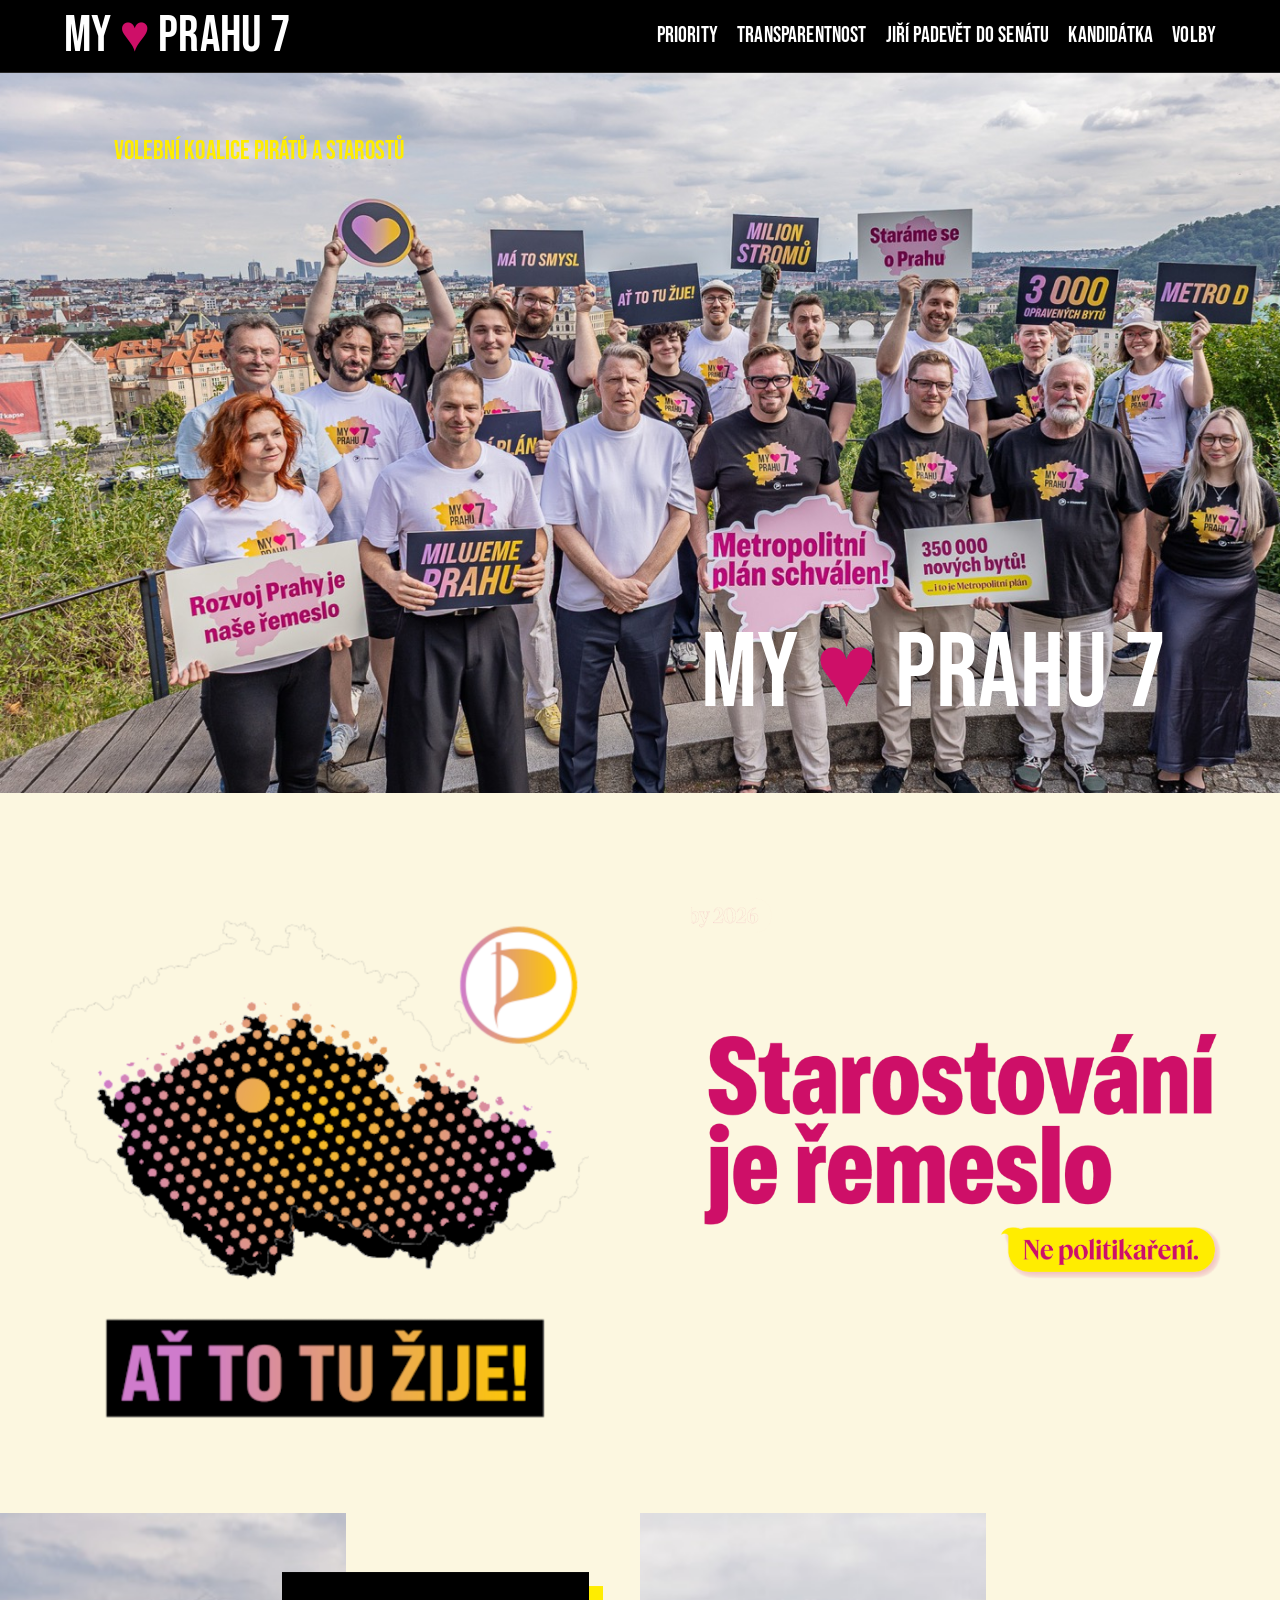
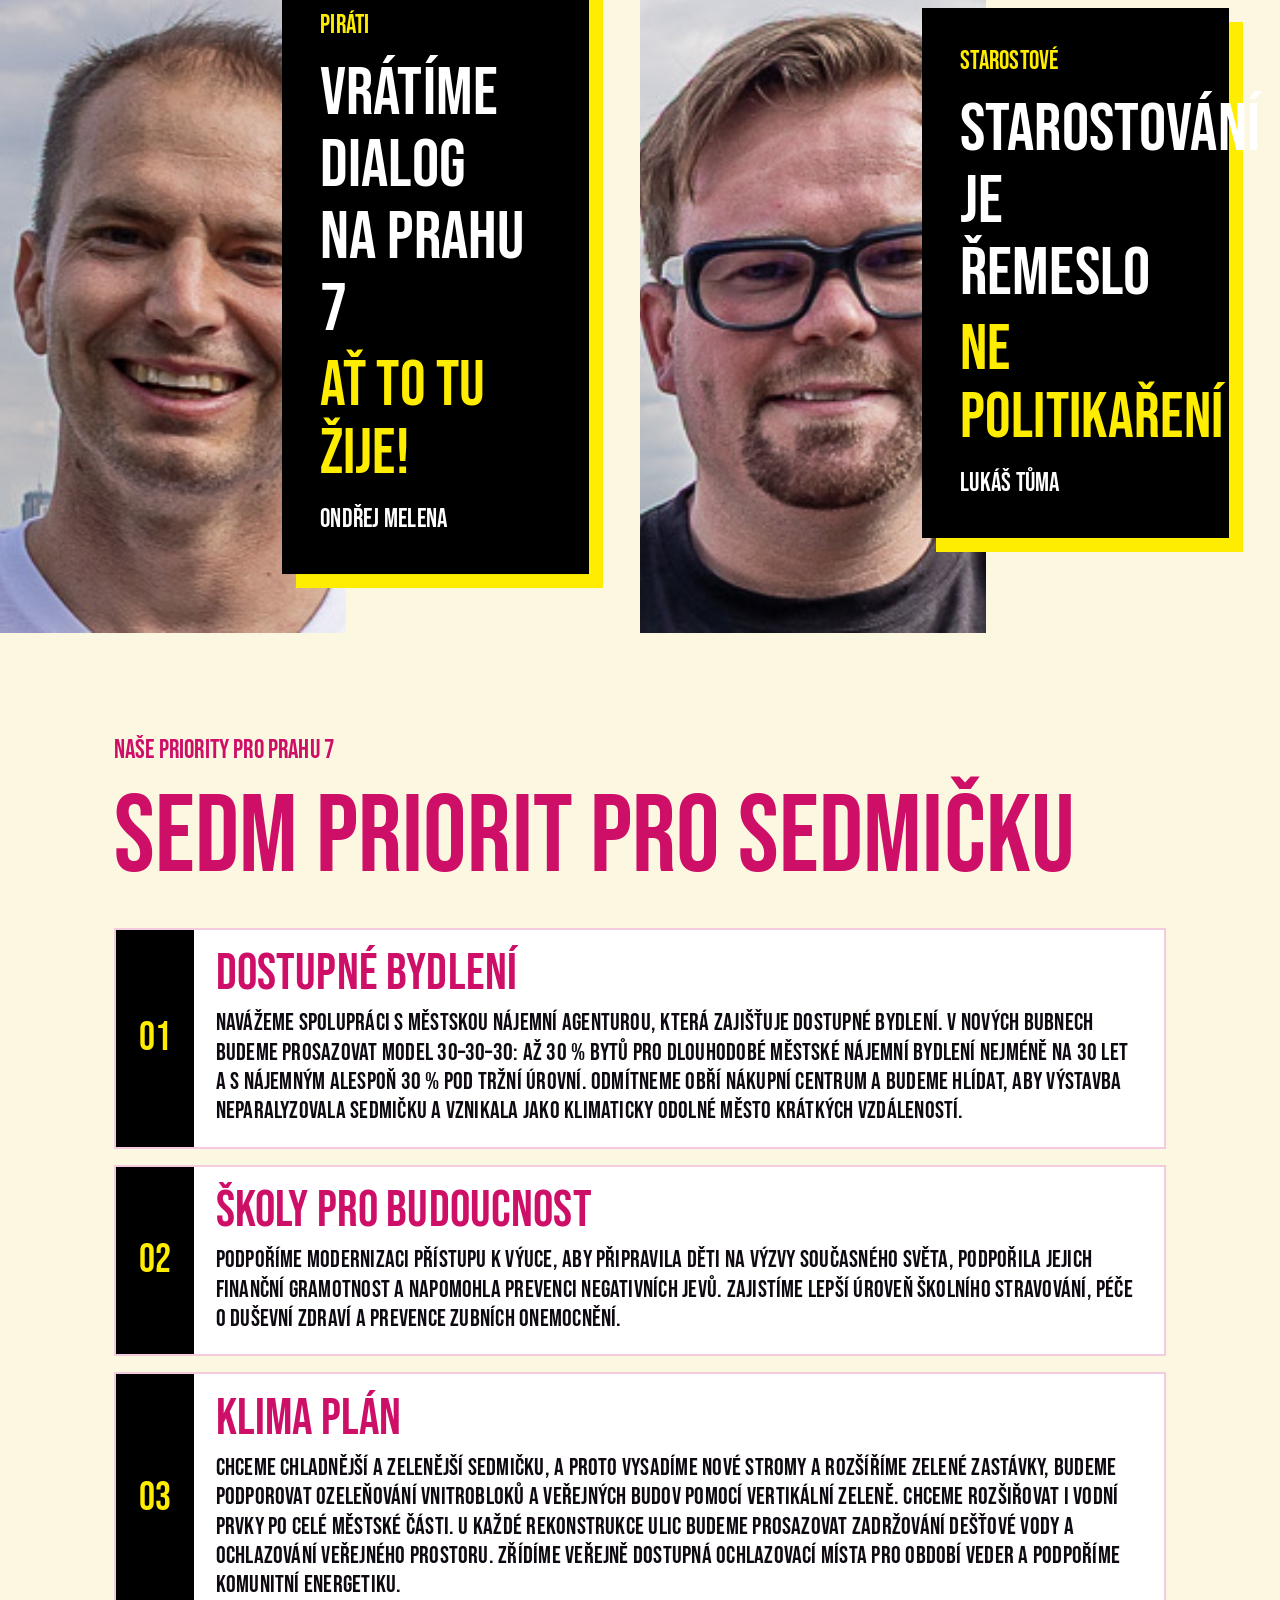
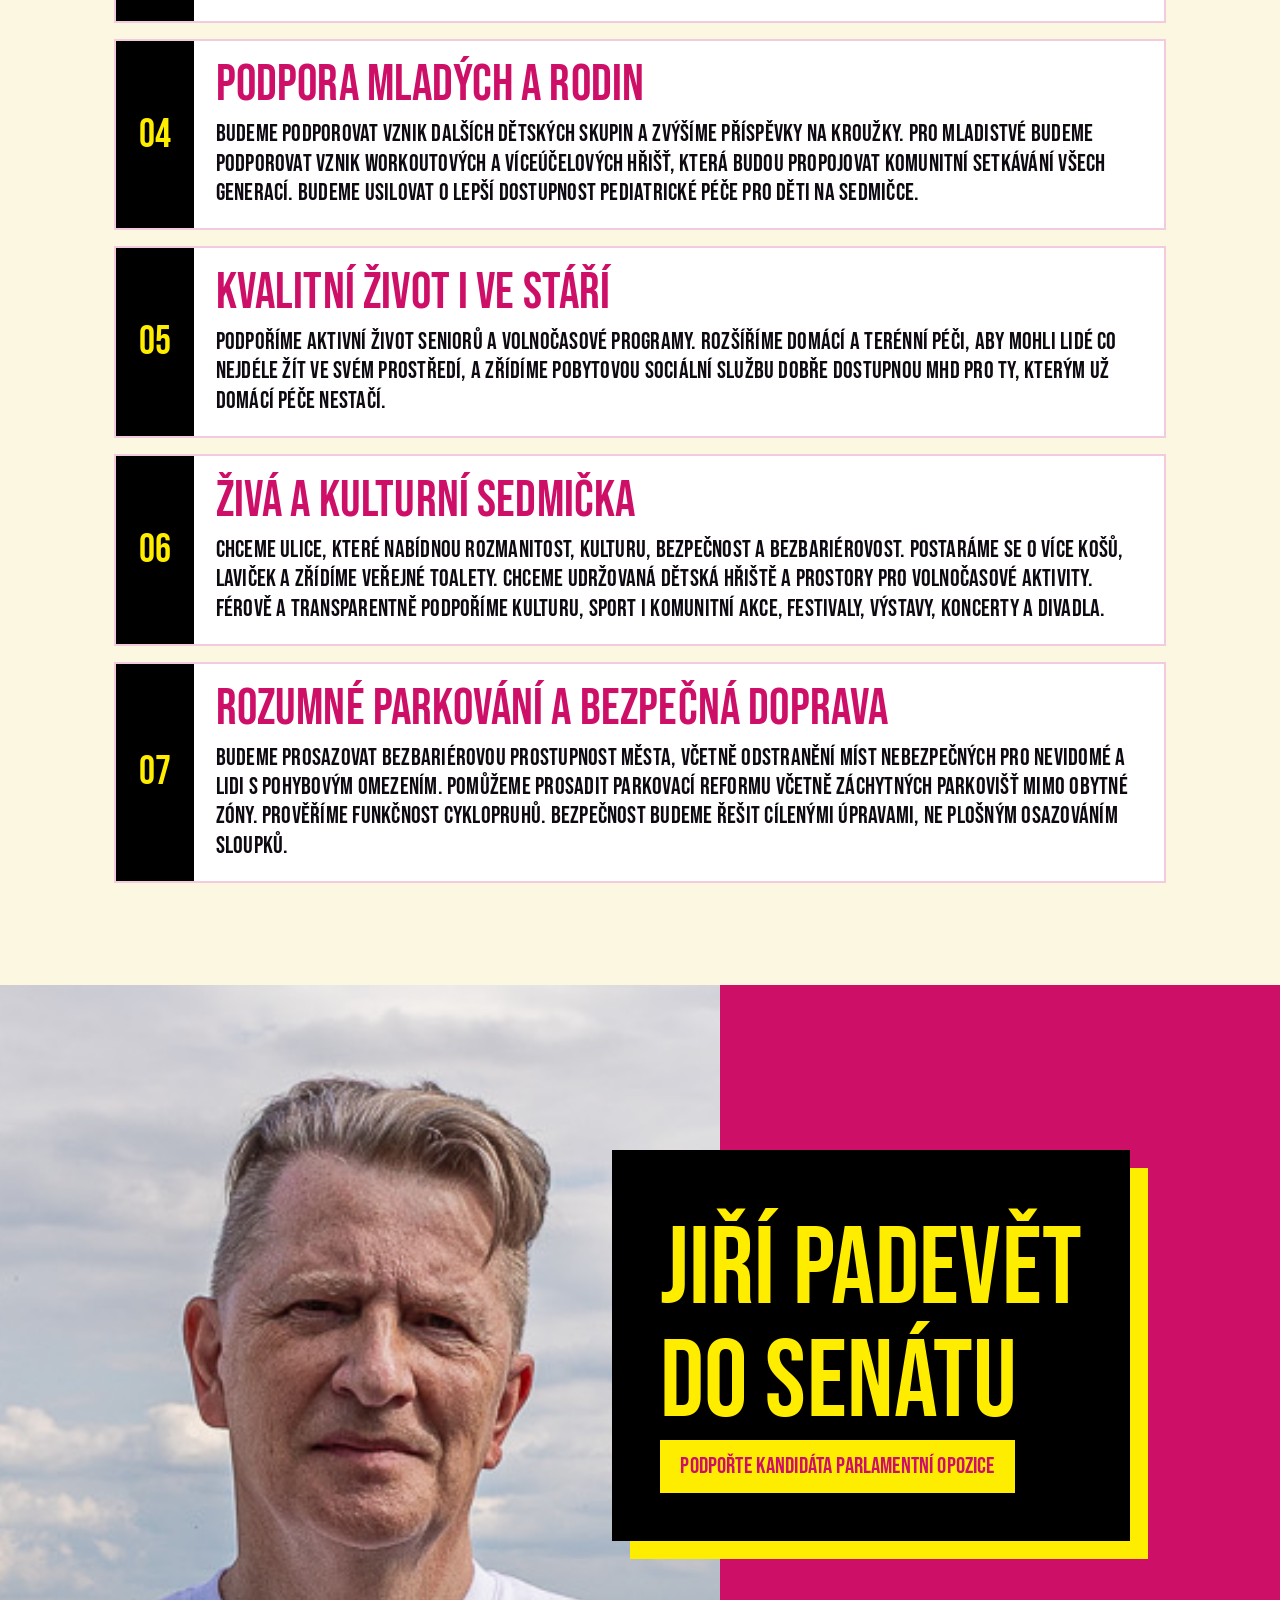
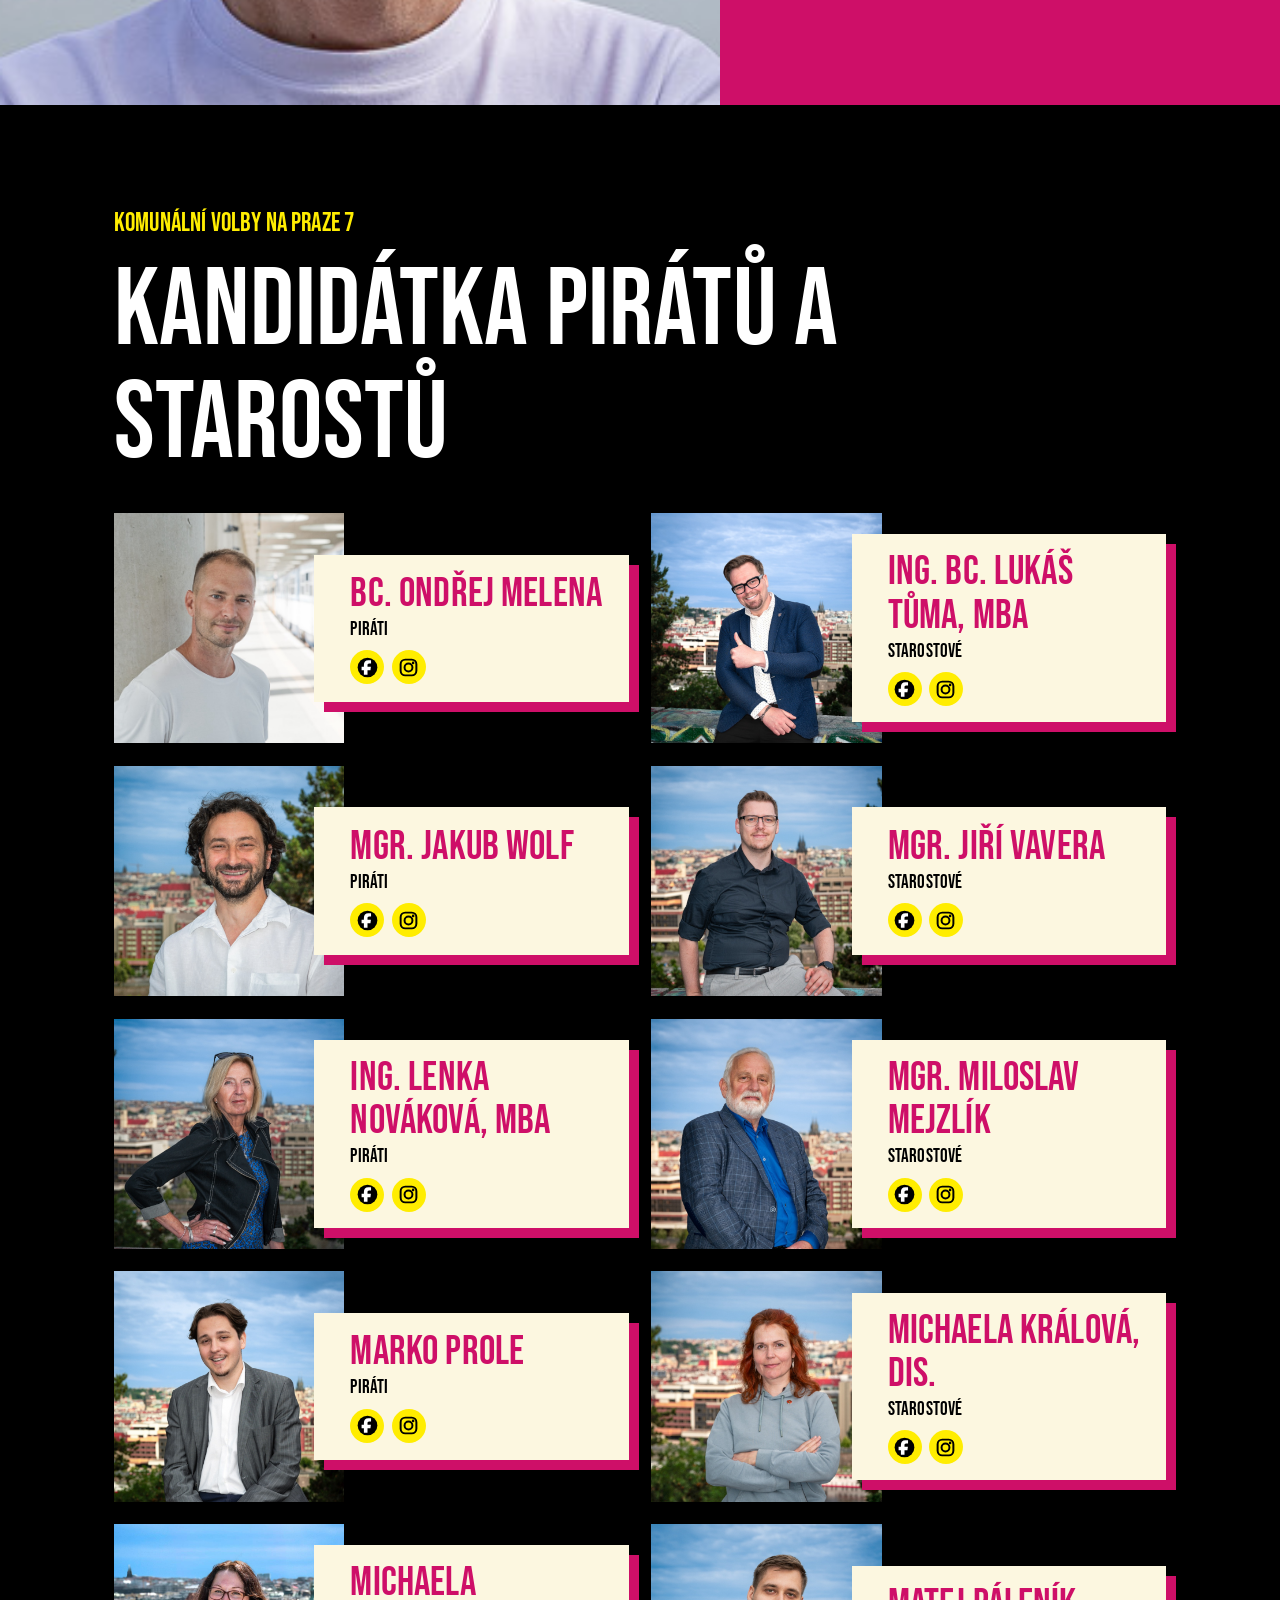
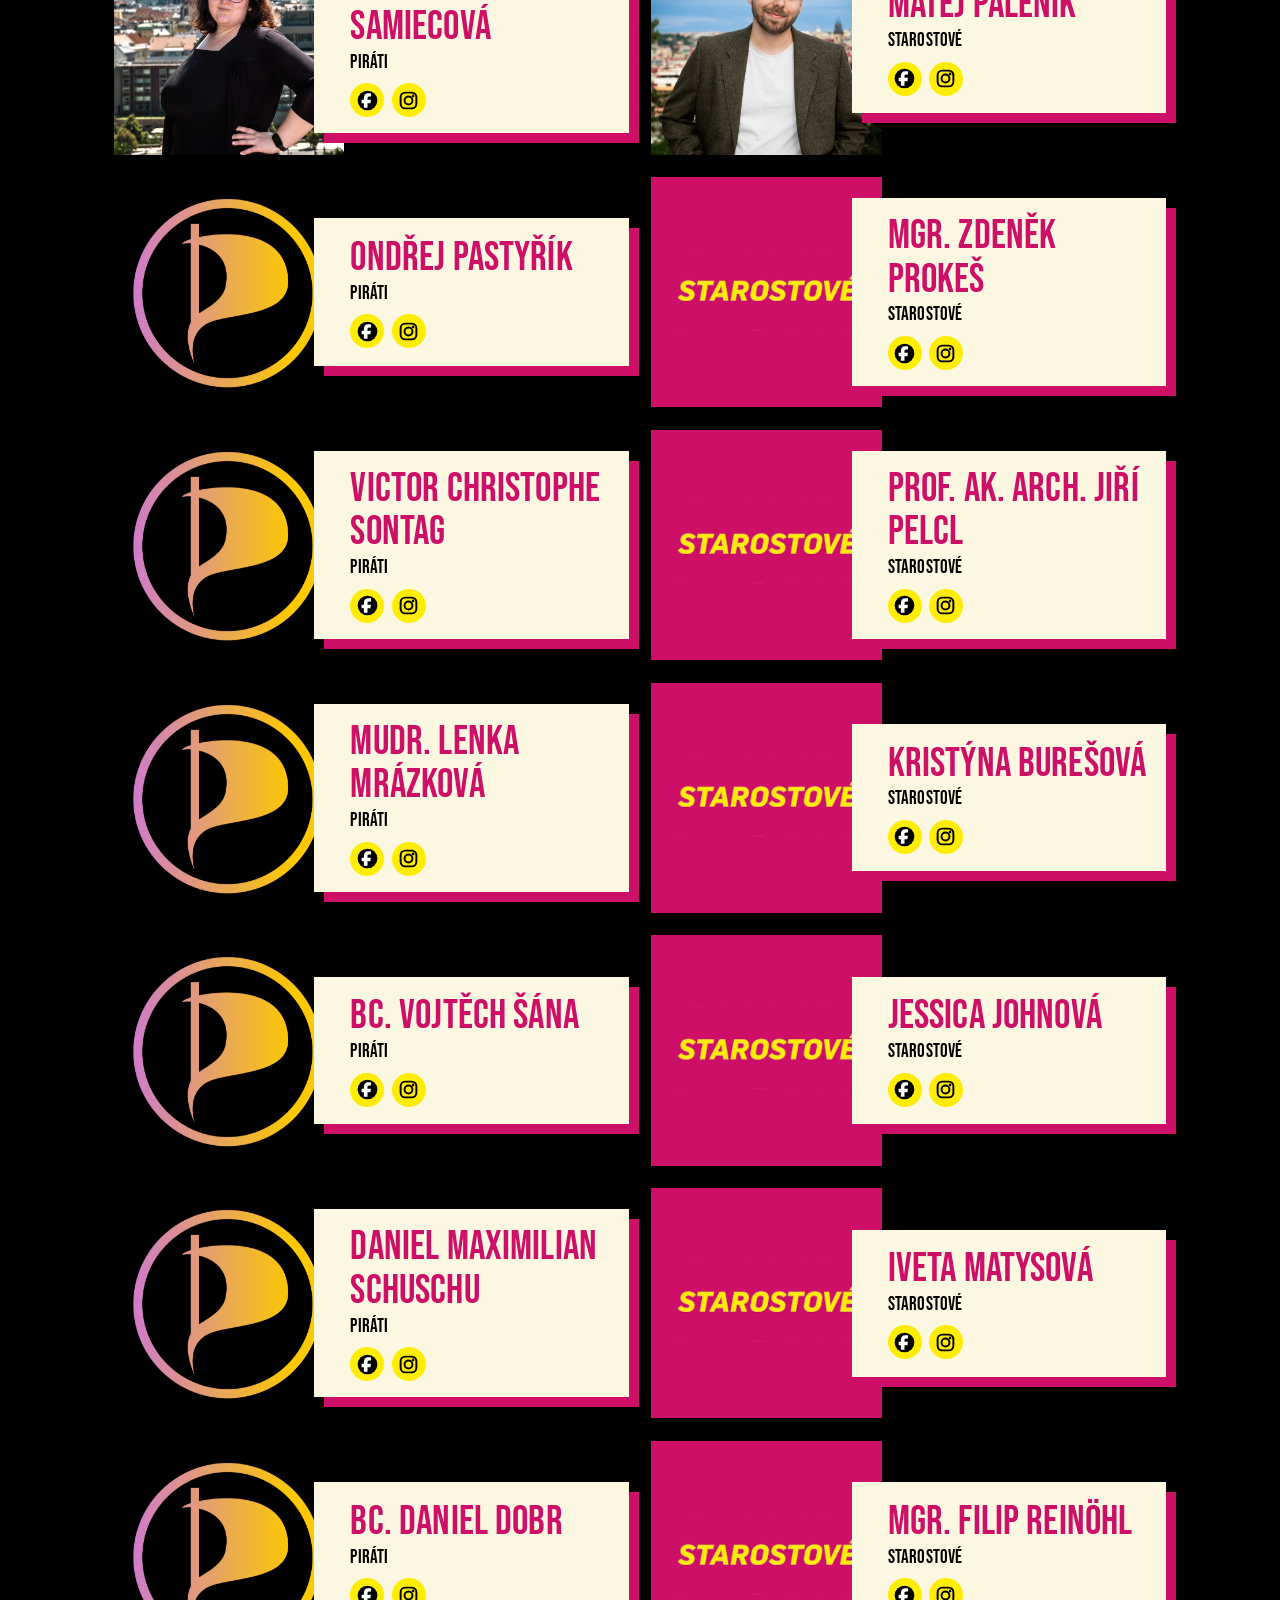
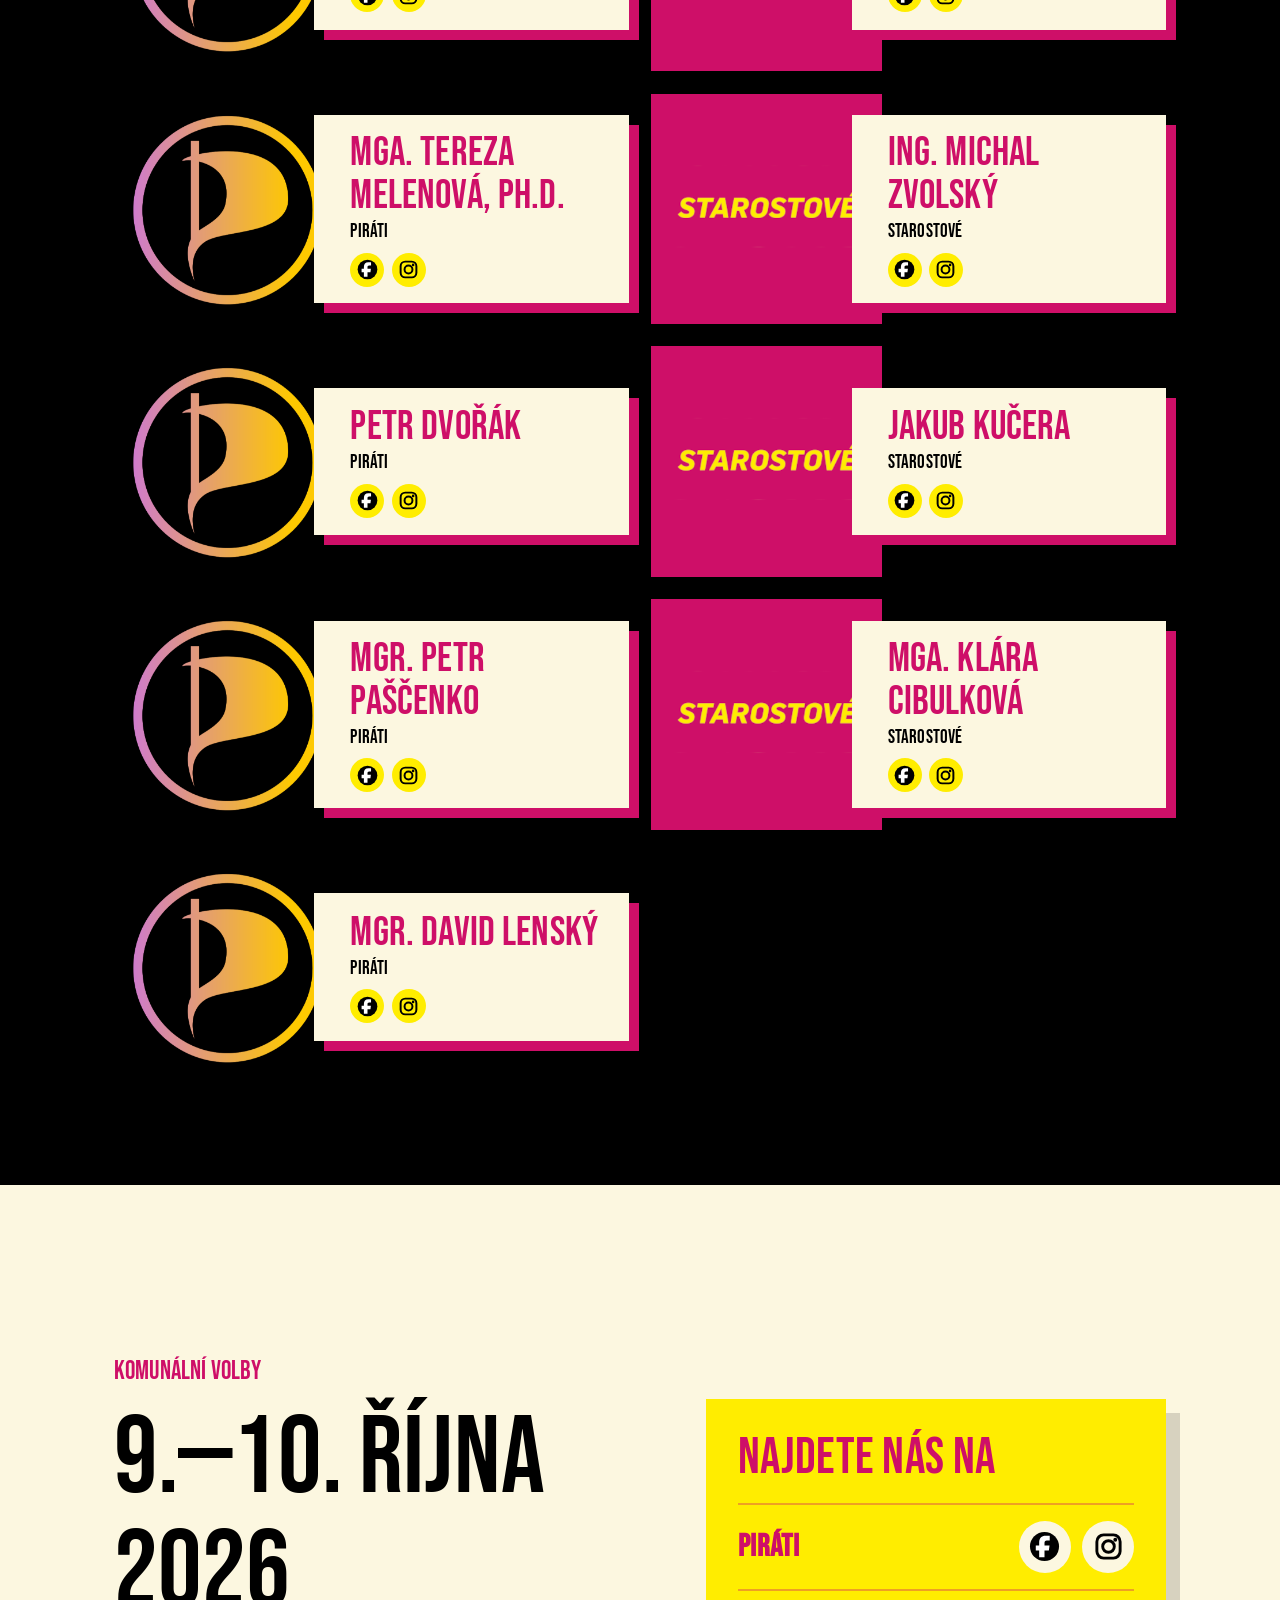
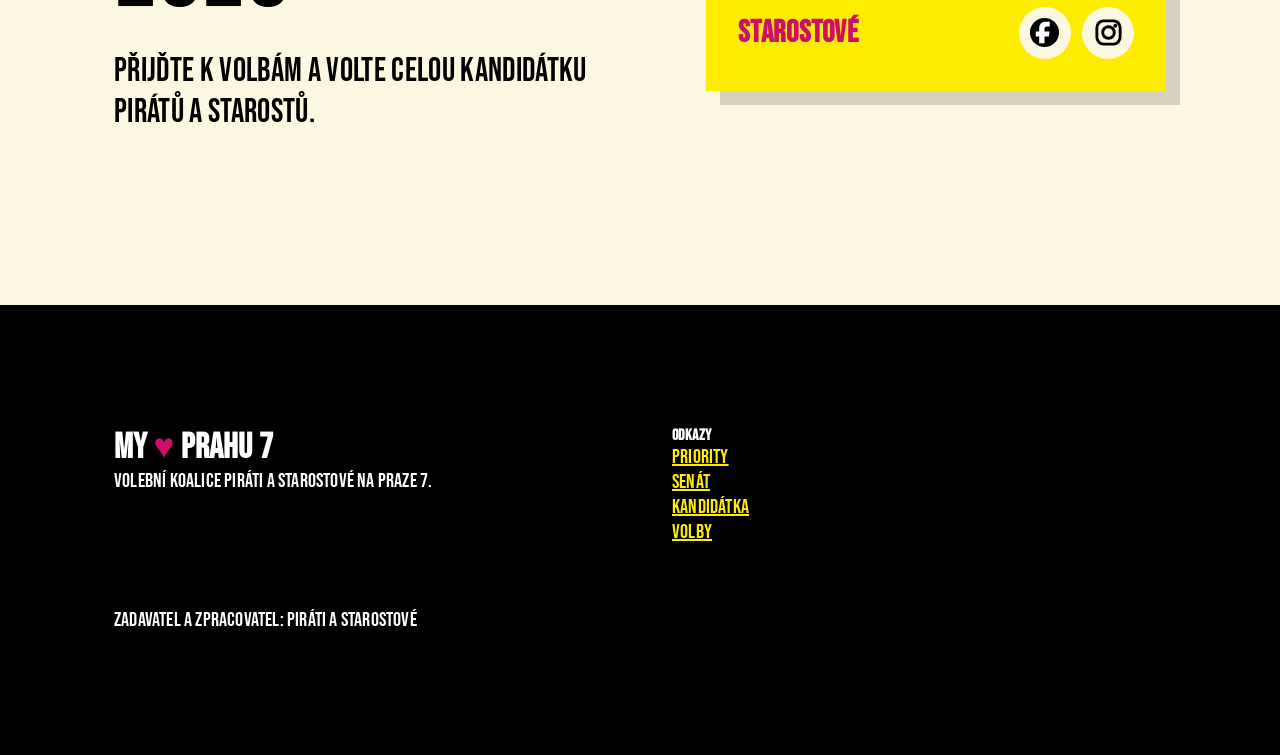
<file: index.html>
<!doctype html>
<html lang="cs">
<head>
  <meta charset="utf-8">
  <meta name="color-scheme" content="only light">
  <meta name="viewport" content="width=device-width, initial-scale=1">
  <title>MY ♥ PRAHU 7 | Piráti a Starostové</title>
  <meta name="description" content="Volební koalice Pirátů a Starostů na Praze 7. Sedm priorit pro Sedmičku.">
  <meta name="theme-color" content="#000000">
  <meta name="color-scheme" content="light">
  <link rel="preconnect" href="https://fonts.googleapis.com">
  <link rel="preconnect" href="https://fonts.gstatic.com" crossorigin>
  <link href="https://fonts.googleapis.com/css2?family=Bebas+Neue&display=swap" rel="stylesheet">
  <link rel="stylesheet" href="assets/css/styles.css?v=3">
</head>
<body>
  <a class="skip-link" href="#main">Přeskočit na obsah</a>

  <header class="topbar">
    <a class="brand" href="#main">MY <span>♥</span> PRAHU 7</a>
    <button class="menu-button" type="button" aria-expanded="false" aria-controls="nav">Menu</button>
    <nav class="nav" id="nav" aria-label="Hlavní navigace">
      <a href="#priority">Priority</a>
      <a href="./transparentnost.html">Transparentnost</a>
      <a href="#senat">Jiří Padevět do Senátu</a>
      <a href="#kandidatka">Kandidátka</a>
      <a href="#volby">Volby</a>
    </nav>
  </header>

  <main id="main">
    <section class="section hero hero-cover">
      <img class="hero-cover-img" src="assets/img/hero-section-01.png" alt="">
      <div class="wrap hero-cover-layout">
        <div class="hero-cover-copy">
          <p class="kicker" style="text-shadow: -1px 0 black, 0 1px black, 1px 0 black, 0 -1px black;">Volební koalice Pirátů a Starostů</p>
        </div>
        <h2 class="campaign-logo hero-cover-logo">MY <span>♥</span> PRAHU 7</h2>
      </div>
    </section>

    <section class="section campaign-split" id="radnice">
      <article class="campaign-panel campaign-panel-pirati">
        <div class="campaign-panel-inner">
          <img class="campaign-panel-logo" src="assets/img/koalicni-grafika.png" alt="Logo Pirátů">
        </div>
      </article>
      <article class="campaign-panel campaign-panel-stan">
        <div class="campaign-panel-inner">
          <img class="campaign-panel-logo" src="assets/img/logo-starostove-placeholder.png" alt="Logo Starostů">
        </div>
      </article>
    </section>

    <section class="section leader-split" id="lideri">
      <article class="leader-panel leader-panel-pirati">
        <div class="leader-layout">
          <div class="leader-photo-frame">
            <img class="leader-img" src="assets/img/ph-melena.png" alt="Ondřej Melena">
          </div>
          <div class="leader-copy pirate-copy">
            <p class="kicker light-kicker">Piráti</p>
            <h2>Vrátíme dialog<br>na Prahu 7</h2>
            <h3>Ať to tu žije!</h3>
            <p>Ondřej Melena</p>
          </div>
        </div>
      </article>
      <article class="leader-panel leader-panel-stan">
        <div class="leader-layout">
          <div class="leader-photo-frame">
            <img class="leader-img" src="assets/img/ph-tuma.png" alt="Lukáš Tůma">
          </div>
          <div class="leader-copy stan-copy">
            <p class="kicker light-kicker">Starostové</p>
            <h2>Starostování<br>je řemeslo</h2>
            <h3>Ne politikaření</h3>
            <p>Lukáš Tůma</p>
          </div>
        </div>
      </article>
    </section>

    <section class="section section-light priorities" id="priority">
      <div class="wrap">
        <p class="kicker">Naše priority pro Prahu 7</p>
        <h2>Sedm priorit pro Sedmičku</h2>
        <div class="priority-list">
          <article class="priority-card" id="priorita-1">
            <div class="priority-number">01</div>
            <div class="priority-copy">
              <h3>Dostupné bydlení</h3>
              <p>Navážeme spolupráci s Městskou nájemní agenturou, která zajišťuje dostupné bydlení. V Nových Bubnech budeme prosazovat model 30–30–30: až 30 % bytů pro dlouhodobé městské nájemní bydlení nejméně na 30 let a s nájemným alespoň 30 % pod tržní úrovní. Odmítneme obří nákupní centrum a budeme hlídat, aby výstavba neparalyzovala Sedmičku a vznikala jako klimaticky odolné město krátkých vzdáleností.</p>
            </div>
          </article>
          <article class="priority-card" id="priorita-2">
            <div class="priority-number">02</div>
            <div class="priority-copy">
              <h3>Školy pro budoucnost</h3>
              <p>Podpoříme modernizaci přístupu k výuce, aby připravila děti na výzvy současného světa, podpořila jejich finanční gramotnost a napomohla prevenci negativních jevů. Zajistíme lepší úroveň školního stravování, péče o duševní zdraví a prevence zubních onemocnění.</p>
            </div>
          </article>
          <article class="priority-card" id="priorita-3">
            <div class="priority-number">03</div>
            <div class="priority-copy">
              <h3>Klima plán</h3>
              <p>Chceme chladnější a zelenější Sedmičku, a proto vysadíme nové stromy a rozšíříme zelené zastávky, budeme podporovat ozeleňování vnitrobloků a veřejných budov pomocí vertikální zeleně. Chceme rozšiřovat i vodní prvky po celé městské části. U každé rekonstrukce ulic budeme prosazovat zadržování dešťové vody a ochlazování veřejného prostoru. Zřídíme veřejně dostupná ochlazovací místa pro období veder a podpoříme komunitní energetiku.</p>
            </div>
          </article>
          <article class="priority-card" id="priorita-4">
            <div class="priority-number">04</div>
            <div class="priority-copy">
              <h3>Podpora mladých a rodin</h3>
              <p>Budeme podporovat vznik dalších dětských skupin a zvýšíme příspěvky na kroužky. Pro mladistvé budeme podporovat vznik workoutových a víceúčelových hřišť, která budou propojovat komunitní setkávání všech generací. Budeme usilovat o lepší dostupnost pediatrické péče pro děti na Sedmičce.</p>
            </div>
          </article>
          <article class="priority-card" id="priorita-5">
            <div class="priority-number">05</div>
            <div class="priority-copy">
              <h3>Kvalitní život i ve stáří</h3>
              <p>Podpoříme aktivní život seniorů a volnočasové programy. Rozšíříme domácí a terénní péči, aby mohli lidé co nejdéle žít ve svém prostředí, a zřídíme pobytovou sociální službu dobře dostupnou MHD pro ty, kterým už domácí péče nestačí.</p>
            </div>
          </article>
          <article class="priority-card" id="priorita-6">
            <div class="priority-number">06</div>
            <div class="priority-copy">
              <h3>Živá a kulturní Sedmička</h3>
              <p>Chceme ulice, které nabídnou rozmanitost, kulturu, bezpečnost a bezbariérovost. Postaráme se o více košů, laviček a zřídíme veřejné toalety. Chceme udržovaná dětská hřiště a prostory pro volnočasové aktivity. Férově a transparentně podpoříme kulturu, sport i komunitní akce, festivaly, výstavy, koncerty a divadla.</p>
            </div>
          </article>
          <article class="priority-card" id="priorita-7">
            <div class="priority-number">07</div>
            <div class="priority-copy">
              <h3>Rozumné parkování a bezpečná doprava</h3>
              <p>Budeme prosazovat bezbariérovou prostupnost města, včetně odstranění míst nebezpečných pro nevidomé a lidi s pohybovým omezením. Pomůžeme prosadit parkovací reformu včetně záchytných parkovišť mimo obytné zóny. Prověříme funkčnost cyklopruhů. Bezpečnost budeme řešit cílenými úpravami, ne plošným osazováním sloupků.</p>
            </div>
          </article>
        </div>
      </div>
    </section>

    <section class="section senat-section" id="senat">
      <div class="senat-layout">
        <div class="senat-photo">
          <img src="assets/img/ph-padevet-senat.png" alt="Jiří Padevět">
        </div>
        <div class="senat-copy">
          <p class="kicker"></p>
          <h2>Jiří Padevět<br>do Senátu</h2>
          <a class="button button-yellow" href="#volby">Podpořte kandidáta parlamentní opozice</a>
        </div>
      </div>
    </section>

    <section class="section section-black kandidatka" id="kandidatka">
      <div class="wrap">
        <p class="kicker">Komunální volby na Praze 7</p>
        <h2>Kandidátka Pirátů a Starostů</h2>
        <div class="candidate-full-grid">
          <article class="candidate-card">
            <img class="candidate-photo" src="assets/img/candidate-01.png" alt="Fotografie – Bc. Ondřej Melena">
            <div class="candidate-info">
              <h3>Bc. Ondřej Melena</h3>
              <p>Piráti</p>
              <div class="candidate-socials">
                <a href="#" aria-label="Facebook – Bc. Ondřej Melena"><img src="assets/img/icon-facebook.svg" alt=""></a>
                <a href="#" aria-label="Instagram – Bc. Ondřej Melena"><img src="assets/img/icon-instagram.svg" alt=""></a>
              </div>
            </div>
          </article>
          <article class="candidate-card">
            <img class="candidate-photo" src="assets/img/candidate-02.png" alt="Fotografie – Ing. Bc. Lukáš Tůma, MBA">
            <div class="candidate-info">
              <h3>Ing. Bc. Lukáš Tůma, MBA</h3>
              <p>Starostové</p>
              <div class="candidate-socials">
                <a href="#" aria-label="Facebook – Ing. Bc. Lukáš Tůma, MBA"><img src="assets/img/icon-facebook.svg" alt=""></a>
                <a href="#" aria-label="Instagram – Ing. Bc. Lukáš Tůma, MBA"><img src="assets/img/icon-instagram.svg" alt=""></a>
              </div>
            </div>
          </article>
          <article class="candidate-card">
            <img class="candidate-photo" src="assets/img/candidate-03.png" alt="Fotografie – Mgr. Jakub Wolf">
            <div class="candidate-info">
              <h3>Mgr. Jakub Wolf</h3>
              <p>Piráti</p>
              <div class="candidate-socials">
                <a href="#" aria-label="Facebook – Mgr. Jakub Wolf"><img src="assets/img/icon-facebook.svg" alt=""></a>
                <a href="#" aria-label="Instagram – Mgr. Jakub Wolf"><img src="assets/img/icon-instagram.svg" alt=""></a>
              </div>
            </div>
          </article>
          <article class="candidate-card">
            <img class="candidate-photo" src="assets/img/candidate-04.png" alt="Fotografie – Mgr. Jiří Vavera">
            <div class="candidate-info">
              <h3>Mgr. Jiří Vavera</h3>
              <p>Starostové</p>
              <div class="candidate-socials">
                <a href="#" aria-label="Facebook – Mgr. Jiří Vavera"><img src="assets/img/icon-facebook.svg" alt=""></a>
                <a href="#" aria-label="Instagram – Mgr. Jiří Vavera"><img src="assets/img/icon-instagram.svg" alt=""></a>
              </div>
            </div>
          </article>
          <article class="candidate-card">
            <img class="candidate-photo" src="assets/img/candidate-05.png" alt="Fotografie – Ing. Lenka Nováková, MBA">
            <div class="candidate-info">
              <h3>Ing. Lenka Nováková, MBA</h3>
              <p>Piráti</p>
              <div class="candidate-socials">
                <a href="#" aria-label="Facebook – Ing. Lenka Nováková, MBA"><img src="assets/img/icon-facebook.svg" alt=""></a>
                <a href="#" aria-label="Instagram – Ing. Lenka Nováková, MBA"><img src="assets/img/icon-instagram.svg" alt=""></a>
              </div>
            </div>
          </article>
          <article class="candidate-card">
            <img class="candidate-photo" src="assets/img/candidate-06.png" alt="Fotografie – Mgr. Miloslav Mejzlík">
            <div class="candidate-info">
              <h3>Mgr. Miloslav Mejzlík</h3>
              <p>Starostové</p>
              <div class="candidate-socials">
                <a href="#" aria-label="Facebook – Mgr. Miloslav Mejzlík"><img src="assets/img/icon-facebook.svg" alt=""></a>
                <a href="#" aria-label="Instagram – Mgr. Miloslav Mejzlík"><img src="assets/img/icon-instagram.svg" alt=""></a>
              </div>
            </div>
          </article>
          <article class="candidate-card">
            <img class="candidate-photo" src="assets/img/candidate-07.png" alt="Fotografie – Marko Prole">
            <div class="candidate-info">
              <h3>Marko Prole</h3>
              <p>Piráti</p>
              <div class="candidate-socials">
                <a href="#" aria-label="Facebook – Marko Prole"><img src="assets/img/icon-facebook.svg" alt=""></a>
                <a href="#" aria-label="Instagram – Marko Prole"><img src="assets/img/icon-instagram.svg" alt=""></a>
              </div>
            </div>
          </article>
          <article class="candidate-card">
            <img class="candidate-photo" src="assets/img/candidate-08.png" alt="Fotografie – Michaela Králová, DiS.">
            <div class="candidate-info">
              <h3>Michaela Králová, DiS.</h3>
              <p>Starostové</p>
              <div class="candidate-socials">
                <a href="#" aria-label="Facebook – Michaela Králová, DiS."><img src="assets/img/icon-facebook.svg" alt=""></a>
                <a href="#" aria-label="Instagram – Michaela Králová, DiS."><img src="assets/img/icon-instagram.svg" alt=""></a>
              </div>
            </div>
          </article>
          <article class="candidate-card">
            <img class="candidate-photo" src="assets/img/candidate-09.png" alt="Fotografie – Michaela Samiecová">
            <div class="candidate-info">
              <h3>Michaela Samiecová</h3>
              <p>Piráti</p>
              <div class="candidate-socials">
                <a href="#" aria-label="Facebook – Michaela Samiecová"><img src="assets/img/icon-facebook.svg" alt=""></a>
                <a href="#" aria-label="Instagram – Michaela Samiecová"><img src="assets/img/icon-instagram.svg" alt=""></a>
              </div>
            </div>
          </article>
          <article class="candidate-card">
            <img class="candidate-photo" src="assets/img/candidate-10.png" alt="Fotografie – Matej Páleník">
            <div class="candidate-info">
              <h3>Matej Páleník</h3>
              <p>Starostové</p>
              <div class="candidate-socials">
                <a href="#" aria-label="Facebook – Matej Páleník"><img src="assets/img/icon-facebook.svg" alt=""></a>
                <a href="#" aria-label="Instagram – Matej Páleník"><img src="assets/img/icon-instagram.svg" alt=""></a>
              </div>
            </div>
          </article>
          <article class="candidate-card">
            <img class="candidate-photo" src="assets/img/candidate-11.png" alt="Fotografie – Ondřej Pastyřík">
            <div class="candidate-info">
              <h3>Ondřej Pastyřík</h3>
              <p>Piráti</p>
              <div class="candidate-socials">
                <a href="#" aria-label="Facebook – Ondřej Pastyřík"><img src="assets/img/icon-facebook.svg" alt=""></a>
                <a href="#" aria-label="Instagram – Ondřej Pastyřík"><img src="assets/img/icon-instagram.svg" alt=""></a>
              </div>
            </div>
          </article>
          <article class="candidate-card">
            <img class="candidate-photo" src="assets/img/candidate-12.png" alt="Fotografie – Mgr. Zdeněk Prokeš">
            <div class="candidate-info">
              <h3>Mgr. Zdeněk Prokeš</h3>
              <p>Starostové</p>
              <div class="candidate-socials">
                <a href="#" aria-label="Facebook – Mgr. Zdeněk Prokeš"><img src="assets/img/icon-facebook.svg" alt=""></a>
                <a href="#" aria-label="Instagram – Mgr. Zdeněk Prokeš"><img src="assets/img/icon-instagram.svg" alt=""></a>
              </div>
            </div>
          </article>
          <article class="candidate-card">
            <img class="candidate-photo" src="assets/img/candidate-13.png" alt="Fotografie – Victor Christophe Sontag">
            <div class="candidate-info">
              <h3>Victor Christophe Sontag</h3>
              <p>Piráti</p>
              <div class="candidate-socials">
                <a href="#" aria-label="Facebook – Victor Christophe Sontag"><img src="assets/img/icon-facebook.svg" alt=""></a>
                <a href="#" aria-label="Instagram – Victor Christophe Sontag"><img src="assets/img/icon-instagram.svg" alt=""></a>
              </div>
            </div>
          </article>
          <article class="candidate-card">
            <img class="candidate-photo" src="assets/img/candidate-14.png" alt="Fotografie – Prof. ak. arch. Jiří Pelcl">
            <div class="candidate-info">
              <h3>Prof. ak. arch. Jiří Pelcl</h3>
              <p>Starostové</p>
              <div class="candidate-socials">
                <a href="#" aria-label="Facebook – Prof. ak. arch. Jiří Pelcl"><img src="assets/img/icon-facebook.svg" alt=""></a>
                <a href="#" aria-label="Instagram – Prof. ak. arch. Jiří Pelcl"><img src="assets/img/icon-instagram.svg" alt=""></a>
              </div>
            </div>
          </article>
          <article class="candidate-card">
            <img class="candidate-photo" src="assets/img/candidate-15.png" alt="Fotografie – MUDr. Lenka Mrázková">
            <div class="candidate-info">
              <h3>MUDr. Lenka Mrázková</h3>
              <p>Piráti</p>
              <div class="candidate-socials">
                <a href="#" aria-label="Facebook – MUDr. Lenka Mrázková"><img src="assets/img/icon-facebook.svg" alt=""></a>
                <a href="#" aria-label="Instagram – MUDr. Lenka Mrázková"><img src="assets/img/icon-instagram.svg" alt=""></a>
              </div>
            </div>
          </article>
          <article class="candidate-card">
            <img class="candidate-photo" src="assets/img/candidate-16.png" alt="Fotografie – Kristýna Burešová">
            <div class="candidate-info">
              <h3>Kristýna Burešová</h3>
              <p>Starostové</p>
              <div class="candidate-socials">
                <a href="#" aria-label="Facebook – Kristýna Burešová"><img src="assets/img/icon-facebook.svg" alt=""></a>
                <a href="#" aria-label="Instagram – Kristýna Burešová"><img src="assets/img/icon-instagram.svg" alt=""></a>
              </div>
            </div>
          </article>
          <article class="candidate-card">
            <img class="candidate-photo" src="assets/img/candidate-17.png" alt="Fotografie – Bc. Vojtěch Šána">
            <div class="candidate-info">
              <h3>Bc. Vojtěch Šána</h3>
              <p>Piráti</p>
              <div class="candidate-socials">
                <a href="#" aria-label="Facebook – Bc. Vojtěch Šána"><img src="assets/img/icon-facebook.svg" alt=""></a>
                <a href="#" aria-label="Instagram – Bc. Vojtěch Šána"><img src="assets/img/icon-instagram.svg" alt=""></a>
              </div>
            </div>
          </article>
          <article class="candidate-card">
            <img class="candidate-photo" src="assets/img/candidate-18.png" alt="Fotografie – Jessica Johnová">
            <div class="candidate-info">
              <h3>Jessica Johnová</h3>
              <p>Starostové</p>
              <div class="candidate-socials">
                <a href="#" aria-label="Facebook – Jessica Johnová"><img src="assets/img/icon-facebook.svg" alt=""></a>
                <a href="#" aria-label="Instagram – Jessica Johnová"><img src="assets/img/icon-instagram.svg" alt=""></a>
              </div>
            </div>
          </article>
          <article class="candidate-card">
            <img class="candidate-photo" src="assets/img/candidate-19.png" alt="Fotografie – Daniel Maximilian Schuschu">
            <div class="candidate-info">
              <h3>Daniel Maximilian Schuschu</h3>
              <p>Piráti</p>
              <div class="candidate-socials">
                <a href="#" aria-label="Facebook – Daniel Maximilian Schuschu"><img src="assets/img/icon-facebook.svg" alt=""></a>
                <a href="#" aria-label="Instagram – Daniel Maximilian Schuschu"><img src="assets/img/icon-instagram.svg" alt=""></a>
              </div>
            </div>
          </article>
          <article class="candidate-card">
            <img class="candidate-photo" src="assets/img/candidate-20.png" alt="Fotografie – Iveta Matysová">
            <div class="candidate-info">
              <h3>Iveta Matysová</h3>
              <p>Starostové</p>
              <div class="candidate-socials">
                <a href="#" aria-label="Facebook – Iveta Matysová"><img src="assets/img/icon-facebook.svg" alt=""></a>
                <a href="#" aria-label="Instagram – Iveta Matysová"><img src="assets/img/icon-instagram.svg" alt=""></a>
              </div>
            </div>
          </article>
          <article class="candidate-card">
            <img class="candidate-photo" src="assets/img/candidate-21.png" alt="Fotografie – Bc. Daniel Dobr">
            <div class="candidate-info">
              <h3>Bc. Daniel Dobr</h3>
              <p>Piráti</p>
              <div class="candidate-socials">
                <a href="#" aria-label="Facebook – Bc. Daniel Dobr"><img src="assets/img/icon-facebook.svg" alt=""></a>
                <a href="#" aria-label="Instagram – Bc. Daniel Dobr"><img src="assets/img/icon-instagram.svg" alt=""></a>
              </div>
            </div>
          </article>
          <article class="candidate-card">
            <img class="candidate-photo" src="assets/img/candidate-22.png" alt="Fotografie – Mgr. Filip Reinöhl">
            <div class="candidate-info">
              <h3>Mgr. Filip Reinöhl</h3>
              <p>Starostové</p>
              <div class="candidate-socials">
                <a href="#" aria-label="Facebook – Mgr. Filip Reinöhl"><img src="assets/img/icon-facebook.svg" alt=""></a>
                <a href="#" aria-label="Instagram – Mgr. Filip Reinöhl"><img src="assets/img/icon-instagram.svg" alt=""></a>
              </div>
            </div>
          </article>
          <article class="candidate-card">
            <img class="candidate-photo" src="assets/img/candidate-23.png" alt="Fotografie – MgA. Tereza Melenová, Ph.D.">
            <div class="candidate-info">
              <h3>MgA. Tereza Melenová, Ph.D.</h3>
              <p>Piráti</p>
              <div class="candidate-socials">
                <a href="#" aria-label="Facebook – MgA. Tereza Melenová, Ph.D."><img src="assets/img/icon-facebook.svg" alt=""></a>
                <a href="#" aria-label="Instagram – MgA. Tereza Melenová, Ph.D."><img src="assets/img/icon-instagram.svg" alt=""></a>
              </div>
            </div>
          </article>
          <article class="candidate-card">
            <img class="candidate-photo" src="assets/img/candidate-24.png" alt="Fotografie – Ing. Michal Zvolský">
            <div class="candidate-info">
              <h3>Ing. Michal Zvolský</h3>
              <p>Starostové</p>
              <div class="candidate-socials">
                <a href="#" aria-label="Facebook – Ing. Michal Zvolský"><img src="assets/img/icon-facebook.svg" alt=""></a>
                <a href="#" aria-label="Instagram – Ing. Michal Zvolský"><img src="assets/img/icon-instagram.svg" alt=""></a>
              </div>
            </div>
          </article>
          <article class="candidate-card">
            <img class="candidate-photo" src="assets/img/candidate-25.png" alt="Fotografie – Petr Dvořák">
            <div class="candidate-info">
              <h3>Petr Dvořák</h3>
              <p>Piráti</p>
              <div class="candidate-socials">
                <a href="#" aria-label="Facebook – Petr Dvořák"><img src="assets/img/icon-facebook.svg" alt=""></a>
                <a href="#" aria-label="Instagram – Petr Dvořák"><img src="assets/img/icon-instagram.svg" alt=""></a>
              </div>
            </div>
          </article>
          <article class="candidate-card">
            <img class="candidate-photo" src="assets/img/candidate-26.png" alt="Fotografie – Jakub Kučera">
            <div class="candidate-info">
              <h3>Jakub Kučera</h3>
              <p>Starostové</p>
              <div class="candidate-socials">
                <a href="#" aria-label="Facebook – Jakub Kučera"><img src="assets/img/icon-facebook.svg" alt=""></a>
                <a href="#" aria-label="Instagram – Jakub Kučera"><img src="assets/img/icon-instagram.svg" alt=""></a>
              </div>
            </div>
          </article>
          <article class="candidate-card">
            <img class="candidate-photo" src="assets/img/candidate-27.png" alt="Fotografie – Mgr. Petr Paščenko">
            <div class="candidate-info">
              <h3>Mgr. Petr Paščenko</h3>
              <p>Piráti</p>
              <div class="candidate-socials">
                <a href="#" aria-label="Facebook – Mgr. Petr Paščenko"><img src="assets/img/icon-facebook.svg" alt=""></a>
                <a href="#" aria-label="Instagram – Mgr. Petr Paščenko"><img src="assets/img/icon-instagram.svg" alt=""></a>
              </div>
            </div>
          </article>
          <article class="candidate-card">
            <img class="candidate-photo" src="assets/img/candidate-28.png" alt="Fotografie – MgA. Klára Cibulková">
            <div class="candidate-info">
              <h3>MgA. Klára Cibulková</h3>
              <p>Starostové</p>
              <div class="candidate-socials">
                <a href="#" aria-label="Facebook – MgA. Klára Cibulková"><img src="assets/img/icon-facebook.svg" alt=""></a>
                <a href="#" aria-label="Instagram – MgA. Klára Cibulková"><img src="assets/img/icon-instagram.svg" alt=""></a>
              </div>
            </div>
          </article>
          <article class="candidate-card">
            <img class="candidate-photo" src="assets/img/candidate-29.png" alt="Fotografie – Mgr. David Lenský">
            <div class="candidate-info">
              <h3>Mgr. David Lenský</h3>
              <p>Piráti</p>
              <div class="candidate-socials">
                <a href="#" aria-label="Facebook – Mgr. David Lenský"><img src="assets/img/icon-facebook.svg" alt=""></a>
                <a href="#" aria-label="Instagram – Mgr. David Lenský"><img src="assets/img/icon-instagram.svg" alt=""></a>
              </div>
            </div>
          </article>
        </div>
      </div>
    </section>

    <section class="section section-light vote" id="volby">
      <div class="wrap vote-grid">
        <div>
          <p class="kicker">Komunální volby</p>
          <h2>9.—10. října 2026</h2>
          <p class="lead">Přijďte k volbám a volte celou kandidátku Pirátů a Starostů.</p>
        </div>
        <div class="social-box">
          <h3>Najdete nás na</h3>
          <div class="social-group">
            <b>Piráti</b>
            <div class="social-links">
              <a href="https://www.facebook.com/piratipraha7" aria-label="Facebook Piráti Praha 7"><img src="assets/img/icon-facebook.svg" alt=""></a>
              <a href="https://www.instagram.com/piratipraha7/" aria-label="Instagram Piráti Praha 7"><img src="assets/img/icon-instagram.svg" alt=""></a>
            </div>
          </div>
          <div class="social-group">
            <b>Starostové</b>
            <div class="social-links">
              <a href="https://www.facebook.com/stanpraha7" aria-label="Facebook STAN Praha 7"><img src="assets/img/icon-facebook.svg" alt=""></a>
              <a href="https://www.instagram.com/stan_praha7/" aria-label="Instagram STAN Praha 7"><img src="assets/img/icon-instagram.svg" alt=""></a>
            </div>
          </div>
        </div>
      </div>
    </section>
  </main>

  <footer class="footer section-black">
    <div class="wrap footer-grid">
      <div>
        <b class="footer-brand">MY <span>♥</span> PRAHU 7</b>
        <p>Volební koalice Piráti a Starostové na Praze 7.</p>
      </div>
      <div>
        <b>Odkazy</b>
        <p><a href="#priority">Priority</a><br><a href="#senat">Senát</a><br><a href="#kandidatka">Kandidátka</a><br><a href="#volby">Volby</a></p>
      </div>
      <div>
        <p>Zadavatel a zpracovatel: Piráti a Starostové</p>
      </div>
    </div>
  </footer>

  <script src="assets/js/main.js"></script>
</body>
</html>
</file>
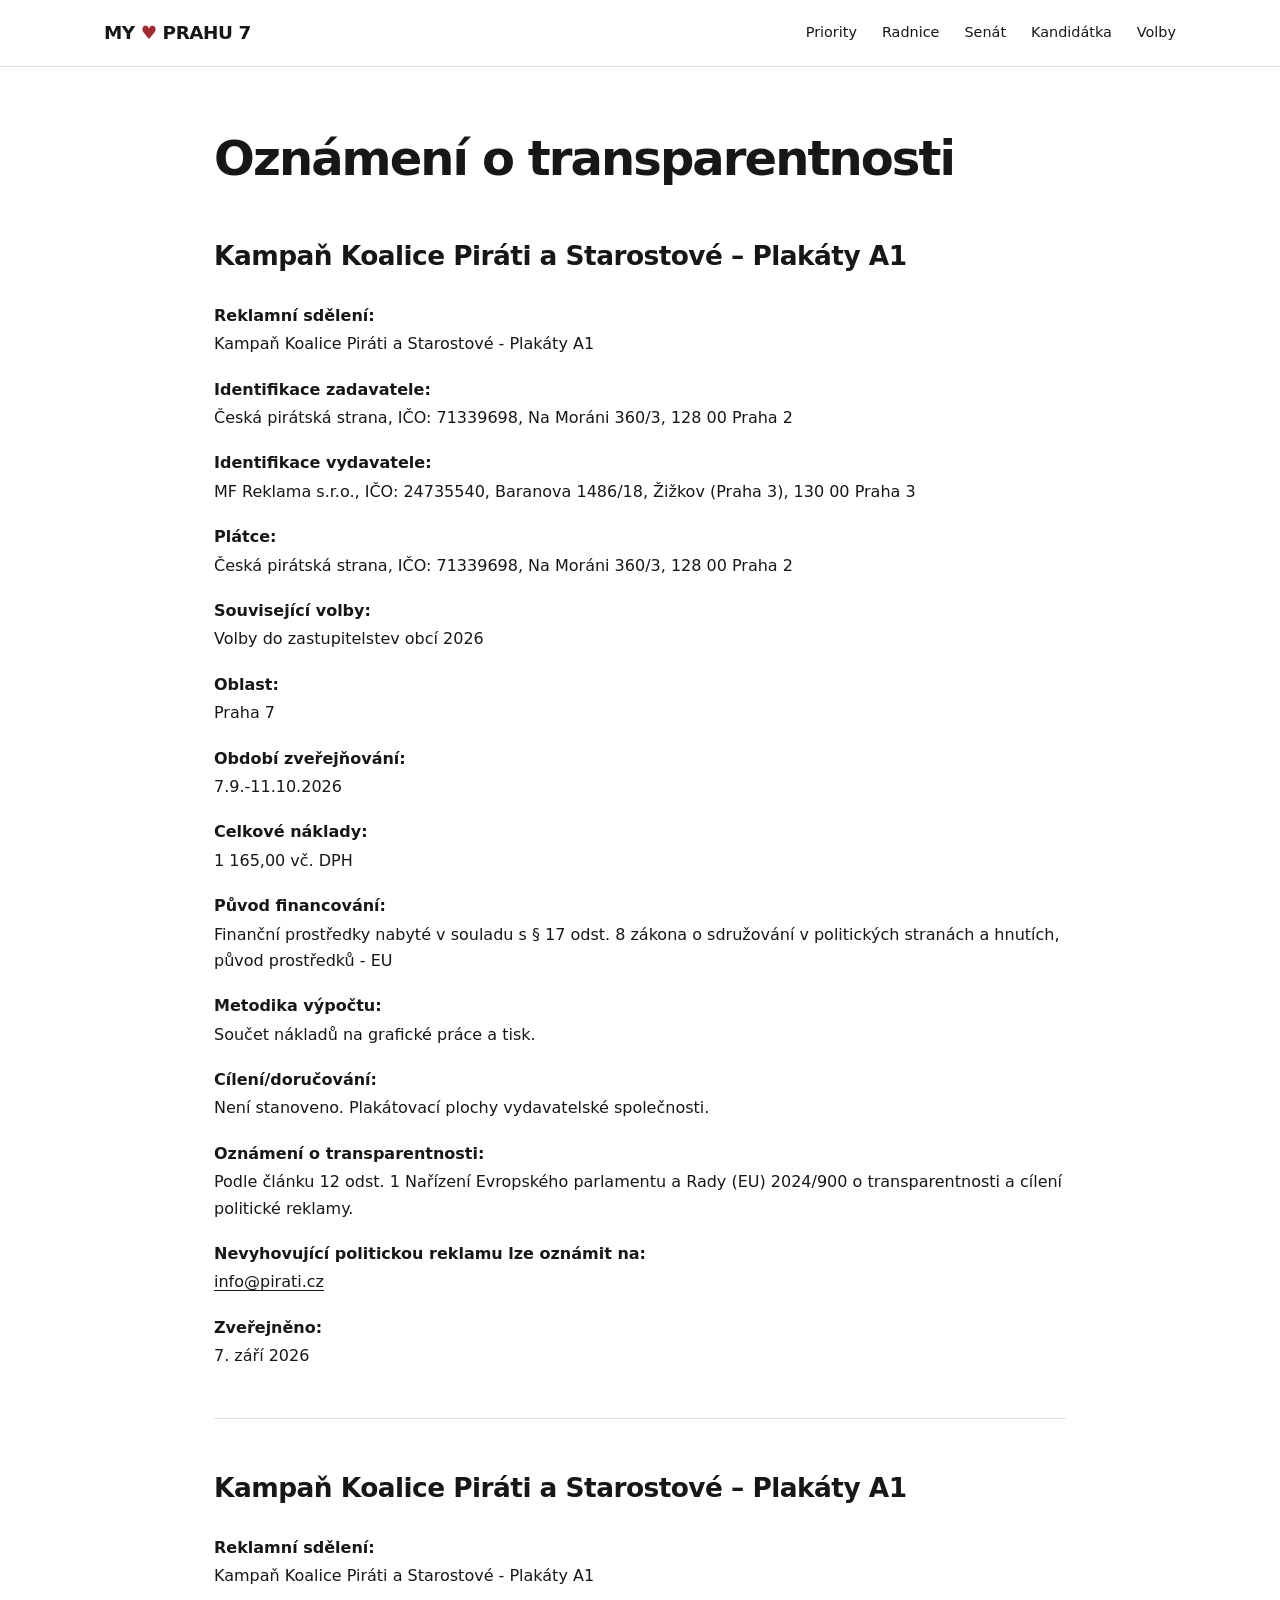
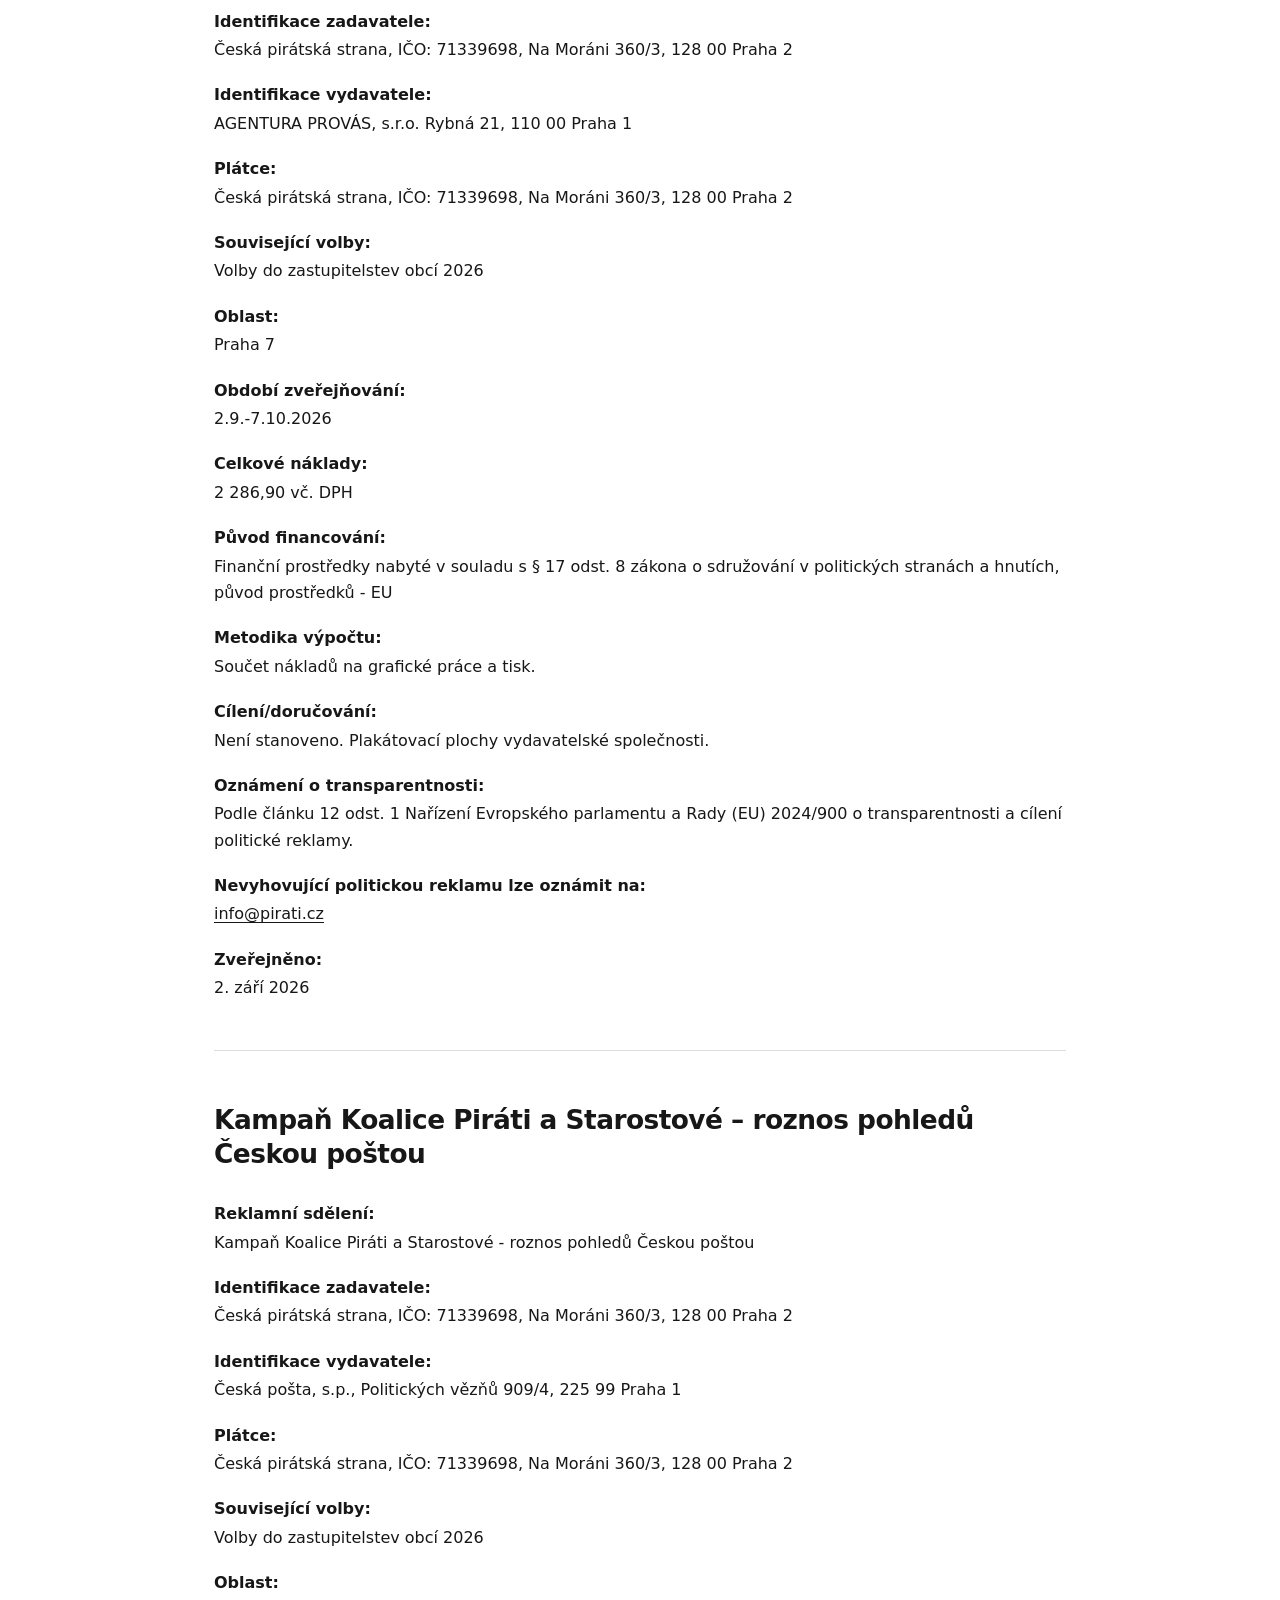
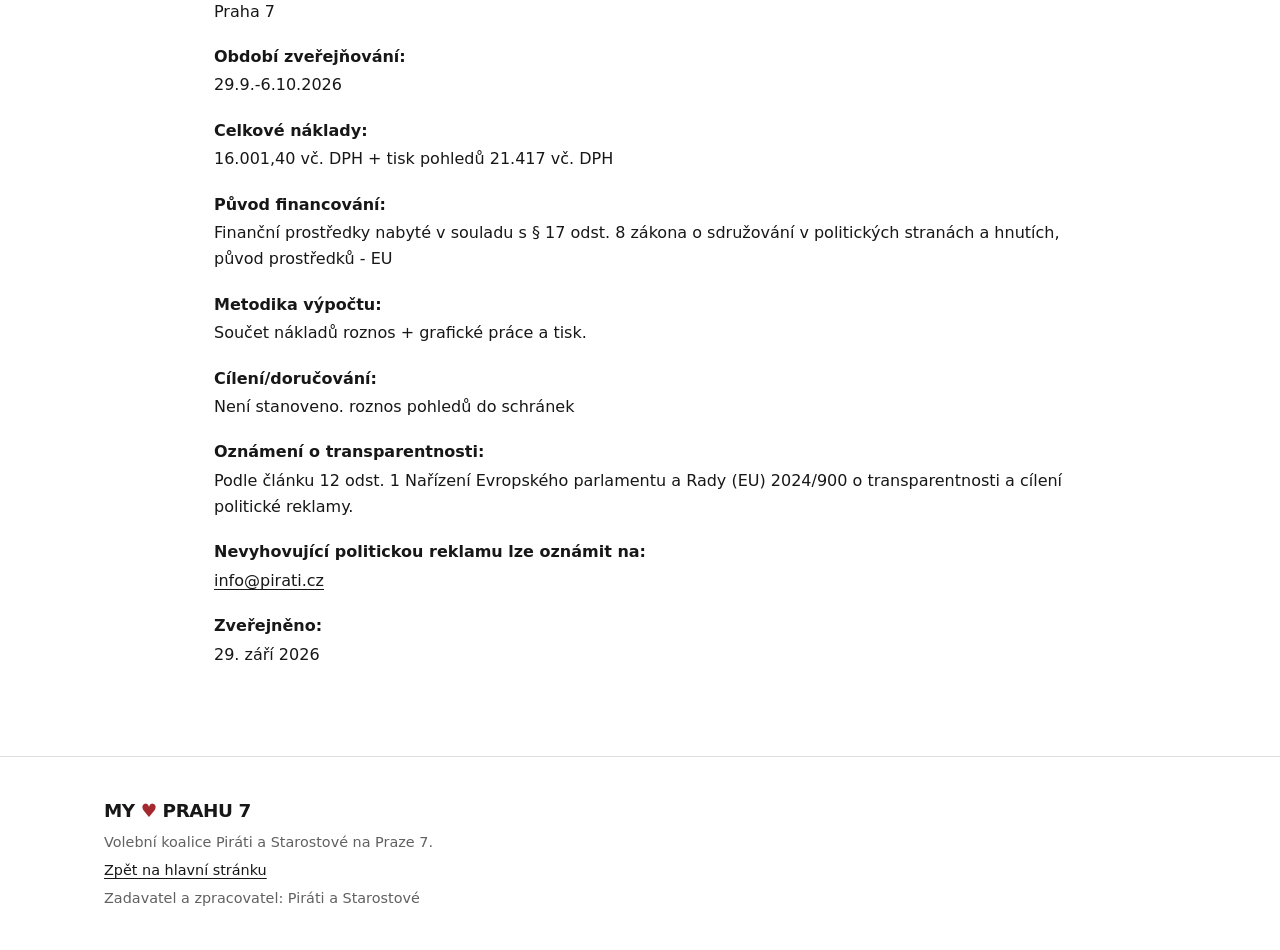
<file: transparentnost.html>
<!doctype html>
<html lang="cs">
<head>
  <meta charset="utf-8">
  <meta name="viewport" content="width=device-width, initial-scale=1">
  <meta name="color-scheme" content="light">
  <meta name="description" content="Oznámení o transparentnosti politické reklamy koalice Piráti a Starostové na Praze 7.">
  <title>Oznámení o transparentnosti | MY ♥ PRAHU 7</title>
  <style>
    :root { color-scheme: light; --ink: #171717; --muted: #616161; --line: #dedede; --accent: #a4292e; }
    *, *::before, *::after { box-sizing: border-box; }
    html { scroll-behavior: smooth; }
    body { margin: 0; background: #fff; color: var(--ink); font: 16px/1.65 system-ui, -apple-system, BlinkMacSystemFont, "Segoe UI", sans-serif; }
    a { color: inherit; text-underline-offset: .2em; }
    a:hover, a:focus-visible { color: var(--accent); }
    .site-header { border-bottom: 1px solid var(--line); }
    .header-inner { max-width: 1120px; margin: 0 auto; padding: 18px 24px; display: flex; align-items: center; justify-content: space-between; gap: 24px; flex-wrap: wrap; }
    .brand { font-weight: 750; font-size: 1.15rem; letter-spacing: -.025em; text-decoration: none; white-space: nowrap; }
    .brand span { color: var(--accent); }
    .nav { display: flex; flex-wrap: wrap; gap: 10px 25px; font-size: .9rem; }
    .nav a { text-decoration: none; }
    main { max-width: 900px; margin: 0 auto; padding: 64px 24px 88px; }
    h1 { margin: 0 0 52px; font-size: clamp(2rem, 5vw, 3rem); line-height: 1.15; letter-spacing: -.04em; }
    article { padding: 0 0 48px; margin: 0 0 52px; border-bottom: 1px solid var(--line); }
    article:last-child { border-bottom: 0; padding-bottom: 0; margin-bottom: 0; }
    h2 { margin: 0 0 30px; font-size: clamp(1.3rem, 3vw, 1.65rem); line-height: 1.3; letter-spacing: -.02em; font-weight: 650; }
    dl { margin: 0; }
    dt { font-weight: 650; margin-top: 19px; }
    dd { margin: 2px 0 0; overflow-wrap: anywhere; }
    .site-footer { border-top: 1px solid var(--line); }
    .footer-inner { max-width: 1120px; margin: 0 auto; padding: 35px 24px; color: var(--muted); font-size: .9rem; }
    .footer-inner p { margin: .3em 0; }
    .footer-inner a { color: var(--ink); }
    @media (max-width: 640px) { .header-inner { padding: 16px 20px; } .nav { gap: 8px 16px; } main { padding: 42px 20px 65px; } h1 { margin-bottom: 38px; } article { margin-bottom: 38px; padding-bottom: 38px; } }
  </style>
</head>
<body>
  <header class="site-header">
    <div class="header-inner">
      <a class="brand" href="/">MY <span>♥</span> PRAHU 7</a>
      <nav class="nav" aria-label="Hlavní navigace">
        <a href="/#priority">Priority</a>
        <a href="/#radnice">Radnice</a>
        <a href="/#senat">Senát</a>
        <a href="/#kandidatka">Kandidátka</a>
        <a href="/#volby">Volby</a>
      </nav>
    </div>
  </header>
  <main>
    <h1>Oznámení o transparentnosti</h1>

    <article aria-labelledby="oznameni-1">
      <h2 id="oznameni-1">Kampaň Koalice Piráti a Starostové – Plakáty A1</h2>
      <dl>
        <dt>Reklamní sdělení:</dt>
        <dd>Kampaň Koalice Piráti a Starostové - Plakáty A1</dd>
        <dt>Identifikace zadavatele:</dt>
        <dd>Česká pirátská strana, IČO: 71339698, Na Moráni 360/3, 128 00 Praha 2</dd>
        <dt>Identifikace vydavatele:</dt>
        <dd>MF Reklama s.r.o., IČO: 24735540, Baranova 1486/18, Žižkov (Praha 3), 130 00 Praha 3</dd>
        <dt>Plátce:</dt>
        <dd>Česká pirátská strana, IČO: 71339698, Na Moráni 360/3, 128 00 Praha 2</dd>
        <dt>Související volby:</dt>
        <dd>Volby do zastupitelstev obcí 2026</dd>
        <dt>Oblast:</dt>
        <dd>Praha 7</dd>
        <dt>Období zveřejňování:</dt>
        <dd>7.9.-11.10.2026</dd>
        <dt>Celkové náklady:</dt>
        <dd>1 165,00 vč. DPH</dd>
        <dt>Původ financování:</dt>
        <dd>Finanční prostředky nabyté v souladu s § 17 odst. 8 zákona o sdružování v politických stranách a hnutích, původ prostředků - EU</dd>
        <dt>Metodika výpočtu:</dt>
        <dd>Součet nákladů na grafické práce a tisk.</dd>
        <dt>Cílení/doručování:</dt>
        <dd>Není stanoveno. Plakátovací plochy vydavatelské společnosti.</dd>
        <dt>Oznámení o transparentnosti:</dt>
        <dd>Podle článku 12 odst. 1 Nařízení Evropského parlamentu a Rady (EU) 2024/900 o transparentnosti a cílení politické reklamy.</dd>
        <dt>Nevyhovující politickou reklamu lze oznámit na:</dt>
        <dd><a href="mailto:info@pirati.cz">info@pirati.cz</a></dd>
        <dt>Zveřejněno:</dt>
        <dd>7. září 2026</dd>
      </dl>
    </article>

    <article aria-labelledby="oznameni-2">
      <h2 id="oznameni-2">Kampaň Koalice Piráti a Starostové – Plakáty A1</h2>
      <dl>
        <dt>Reklamní sdělení:</dt>
        <dd>Kampaň Koalice Piráti a Starostové - Plakáty A1</dd>
        <dt>Identifikace zadavatele:</dt>
        <dd>Česká pirátská strana, IČO: 71339698, Na Moráni 360/3, 128 00 Praha 2</dd>
        <dt>Identifikace vydavatele:</dt>
        <dd>AGENTURA PROVÁS, s.r.o. Rybná 21, 110 00 Praha 1</dd>
        <dt>Plátce:</dt>
        <dd>Česká pirátská strana, IČO: 71339698, Na Moráni 360/3, 128 00 Praha 2</dd>
        <dt>Související volby:</dt>
        <dd>Volby do zastupitelstev obcí 2026</dd>
        <dt>Oblast:</dt>
        <dd>Praha 7</dd>
        <dt>Období zveřejňování:</dt>
        <dd>2.9.-7.10.2026</dd>
        <dt>Celkové náklady:</dt>
        <dd>2 286,90 vč. DPH</dd>
        <dt>Původ financování:</dt>
        <dd>Finanční prostředky nabyté v souladu s § 17 odst. 8 zákona o sdružování v politických stranách a hnutích, původ prostředků - EU</dd>
        <dt>Metodika výpočtu:</dt>
        <dd>Součet nákladů na grafické práce a tisk.</dd>
        <dt>Cílení/doručování:</dt>
        <dd>Není stanoveno. Plakátovací plochy vydavatelské společnosti.</dd>
        <dt>Oznámení o transparentnosti:</dt>
        <dd>Podle článku 12 odst. 1 Nařízení Evropského parlamentu a Rady (EU) 2024/900 o transparentnosti a cílení politické reklamy.</dd>
        <dt>Nevyhovující politickou reklamu lze oznámit na:</dt>
        <dd><a href="mailto:info@pirati.cz">info@pirati.cz</a></dd>
        <dt>Zveřejněno:</dt>
        <dd>2. září 2026</dd>
      </dl>
    </article>

    <article aria-labelledby="oznameni-3">
      <h2 id="oznameni-3">Kampaň Koalice Piráti a Starostové – roznos pohledů Českou poštou</h2>
      <dl>
        <dt>Reklamní sdělení:</dt>
        <dd>Kampaň Koalice Piráti a Starostové - roznos pohledů Českou poštou</dd>
        <dt>Identifikace zadavatele:</dt>
        <dd>Česká pirátská strana, IČO: 71339698, Na Moráni 360/3, 128 00 Praha 2</dd>
        <dt>Identifikace vydavatele:</dt>
        <dd>Česká pošta, s.p., Politických vězňů 909/4, 225 99 Praha 1</dd>
        <dt>Plátce:</dt>
        <dd>Česká pirátská strana, IČO: 71339698, Na Moráni 360/3, 128 00 Praha 2</dd>
        <dt>Související volby:</dt>
        <dd>Volby do zastupitelstev obcí 2026</dd>
        <dt>Oblast:</dt>
        <dd>Praha 7</dd>
        <dt>Období zveřejňování:</dt>
        <dd>29.9.-6.10.2026</dd>
        <dt>Celkové náklady:</dt>
        <dd>16.001,40 vč. DPH + tisk pohledů 21.417 vč. DPH</dd>
        <dt>Původ financování:</dt>
        <dd>Finanční prostředky nabyté v souladu s § 17 odst. 8 zákona o sdružování v politických stranách a hnutích, původ prostředků - EU</dd>
        <dt>Metodika výpočtu:</dt>
        <dd>Součet nákladů roznos + grafické práce a tisk.</dd>
        <dt>Cílení/doručování:</dt>
        <dd>Není stanoveno. roznos pohledů do schránek</dd>
        <dt>Oznámení o transparentnosti:</dt>
        <dd>Podle článku 12 odst. 1 Nařízení Evropského parlamentu a Rady (EU) 2024/900 o transparentnosti a cílení politické reklamy.</dd>
        <dt>Nevyhovující politickou reklamu lze oznámit na:</dt>
        <dd><a href="mailto:info@pirati.cz">info@pirati.cz</a></dd>
        <dt>Zveřejněno:</dt>
        <dd>29. září 2026</dd>
      </dl>
    </article>
  </main>
  <footer class="site-footer">
    <div class="footer-inner">
      <p><a class="brand" href="/">MY <span>♥</span> PRAHU 7</a></p>
      <p>Volební koalice Piráti a Starostové na Praze 7.</p>
      <p><a href="/">Zpět na hlavní stránku</a></p>
      <p>Zadavatel a zpracovatel: Piráti a Starostové</p>
    </div>
  </footer>
</body>
</html>
</file>
<file: assets/css/styles.css>
:root {
  color-scheme: only light;

  --pirate-black: #000000;
  --pirate-white: #ffffff;
  --pirate-pink: #cf7bcc;
  --pirate-yellow: #fec900;
  --stan-magenta: #ce0f68;
  --stan-yellow: #ffed00;
  --stan-cream: #fcf7e0;
  --stan-light-pink: #ffc0c7;
  --ink: #0f0a12;
  --wrap: 1180px;
  --pad: clamp(20px, 5vw, 72px);
  --section-pad: clamp(56px, 8vw, 112px);
}
html,
body,
body * {
  forced-color-adjust: none !important;
}

html,
body {
  color-scheme: only light;
}

*{box-sizing:border-box}
html{scroll-behavior:smooth}
body{margin:0;background:var(--pirate-black);color:var(--ink);font-family:"Bebas Neue Pro","Bebas Neue",Impact,Haettenschweiler,"Arial Narrow",sans-serif;letter-spacing:.01em;overflow-x:hidden}
a{color:inherit}img{display:block;max-width:100%}p{margin:0}.skip-link{position:fixed;left:1rem;top:1rem;z-index:999;transform:translateY(-180%);background:var(--stan-yellow);color:var(--stan-magenta);padding:.65rem .9rem}.skip-link:focus{transform:translateY(0)}
.topbar{position:sticky;top:0;z-index:50;min-height:72px;display:flex;align-items:center;gap:1rem;padding:.65rem var(--pad);background:var(--pirate-black);color:var(--pirate-white);border-bottom:1px solid rgba(255,255,255,.16)}
.brand{font-size:clamp(2rem,4vw,3.2rem);line-height:1;text-decoration:none;white-space:nowrap}.brand span,.footer-brand span,.campaign-logo span{color:var(--stan-magenta)}.nav{margin-left:auto;display:flex;gap:clamp(.65rem,1.5vw,1.3rem);align-items:center}.nav a{text-decoration:none;font-size:clamp(1.1rem,1.7vw,1.5rem)}.menu-button{display:none;margin-left:auto;border:1px solid rgba(255,255,255,.32);background:transparent;color:var(--pirate-white);font:inherit;padding:.4rem .75rem}
.wrap{width:min(100%,var(--wrap));margin-inline:auto;padding-inline:var(--pad)}
.section{width:100%;min-height:80vh;padding-block:var(--section-pad);display:flex;align-items:center}.section-light{background:var(--stan-cream);color:var(--stan-magenta)}.section-magenta{background:var(--stan-magenta);color:var(--stan-cream)}.section-black{background:var(--pirate-black);color:var(--pirate-white)}
.kicker{font-size:clamp(1.25rem,2vw,1.9rem);color:var(--stan-magenta);margin-bottom:1rem}.section-black .kicker,.light-kicker{color:var(--stan-yellow)}
h1,h2,h3{margin:0;text-transform:uppercase;line-height:1.06;font-weight:400}h1{font-size:clamp(4.8rem,12vw,11rem);color:var(--pirate-black)}h2{font-size:clamp(3.8rem,8.5vw,8rem)}h3{font-size:clamp(2.2rem,4vw,4rem)}
.lead,.large-text,.priority-card p,.candidate-info p,.footer p,.social-box,.leader-copy p{font-family:"Bebas Neue Pro","Bebas Neue","Arial Narrow",Arial,sans-serif;letter-spacing:.01em;line-height:1.24}.lead{font-size:clamp(1.55rem,2.6vw,2.25rem);max-width:780px;margin-top:1.3rem;color:inherit}.large-text{font-size:clamp(1.55rem,2.6vw,2.3rem);max-width:580px}
.hero{padding-block:clamp(38px,6vw,80px)}.hero-center{text-align:center;display:grid;justify-items:center}.campaign-logo{font-size:clamp(5.5rem,16vw,14rem);line-height:1.05}.hero-map{width:min(86vw,980px);height:auto;max-height:50vh;object-fit:contain;margin:.8rem auto .1rem}.button-row{display:flex;gap:.85rem;flex-wrap:wrap;margin-top:2rem}.centered-buttons{justify-content:center}.button{display:inline-flex;align-items:center;justify-content:center;min-height:48px;padding:.8rem 1.15rem;text-decoration:none;font-size:1.45rem;line-height:1;border:2px solid transparent}.button-yellow{background:var(--stan-yellow);color:var(--stan-magenta);box-shadow:10px 10px 0 rgba(0,0,0,.18)}.button-black{background:var(--pirate-black);color:var(--pirate-white)}
.leader-split{padding:0;display:grid;grid-template-columns:1fr 1fr;align-items:stretch;min-height:80vh}.leader-panel{position:relative;min-height:80vh;overflow:hidden;display:flex;align-items:center;padding:0}.leader-panel-pirati{background:var(--pirate-black);color:var(--pirate-white)}.leader-panel-stan{background:var(--stan-magenta);color:var(--stan-cream)}.leader-photo{position:absolute;inset:0;width:100%;height:100%;object-fit:cover;z-index:0;filter:grayscale(.15)}.leader-shade{position:absolute;inset:0;z-index:1}.leader-panel-pirati .leader-shade{background:linear-gradient(90deg,rgba(0,0,0,.82),rgba(0,0,0,.35) 54%,rgba(0,0,0,.1))}.leader-panel-stan .leader-shade{background:linear-gradient(90deg,rgba(206,15,104,.82),rgba(206,15,104,.45) 56%,rgba(206,15,104,.1))}.leader-copy{position:relative;z-index:2;max-width:720px;margin-inline:clamp(20px,5vw,72px);background:rgba(0,0,0,.72);padding:clamp(1.25rem,4vw,3rem);box-shadow:16px 16px 0 var(--stan-yellow)}.leader-panel-stan .leader-copy{background:var(--pirate-black)}.leader-copy h2{font-size:clamp(3.1rem,6.8vw,7rem);color:var(--pirate-white)}.leader-copy h3{font-size:clamp(2.3rem,5vw,4.7rem);color:var(--stan-yellow);margin-top:.4rem}.leader-copy p:last-child{font-size:clamp(1.3rem,2vw,1.9rem);margin-top:1rem;color:var(--pirate-white)}
.split-grid,.vote-grid,.footer-grid{display:grid;grid-template-columns:1fr 1fr;gap:clamp(2rem,5vw,5rem);align-items:center}
.photo-hero{position:relative;overflow:hidden;padding:0;color:var(--pirate-white);background:var(--pirate-black);min-height:80vh}.section-bg{position:absolute;inset:0;width:100%;height:100%;object-fit:cover;filter:grayscale(1);z-index:0}.photo-overlay{position:absolute;inset:0;background:linear-gradient(90deg,rgba(0,0,0,.72),rgba(0,0,0,.22) 60%,rgba(0,0,0,.05));z-index:1}.photo-copy-wrap{position:relative;z-index:2}.photo-copy{max-width:720px;background:rgba(0,0,0,.70);padding:clamp(1.4rem,4vw,3rem);box-shadow:18px 18px 0 rgba(255,237,0,.82)}.photo-copy h2{color:var(--pirate-white)}
.priorities{align-items:flex-start}.priority-list{display:grid;gap:1rem;margin-top:2rem}.priority-card{display:grid;grid-template-columns:78px 1fr;gap:0;align-items:stretch;background:var(--pirate-white);color:var(--ink);border:2px solid rgba(206,15,104,.22);min-height:180px}.priority-number{background:var(--stan-magenta);color:var(--stan-yellow);display:grid;place-items:center;font-size:2.5rem}.priority-copy{padding:1.1rem 1.35rem 1.25rem}.priority-copy h3{color:var(--stan-magenta);margin-bottom:.55rem}.priority-card p{font-size:clamp(1.18rem,1.9vw,1.48rem);max-width:1000px}
.senat-section{background:var(--stan-magenta);color:var(--stan-cream);padding:0;overflow:hidden;min-height:80vh;align-items:stretch}.senat-layout{width:min(100%,var(--wrap));height:80vh;min-height:80vh;margin-inline:auto;display:flex;align-items:stretch;padding-inline:var(--pad)}.senat-photo{height:100%;aspect-ratio:1/1;flex:0 0 auto;background:#b9b9b9;overflow:hidden}.senat-photo img{width:100%;height:100%;object-fit:cover}.senat-copy{align-self:center;position:relative;z-index:2;margin-left:-22vh;max-width:660px;background:var(--pirate-black);color:var(--pirate-white);padding:clamp(1.4rem,4vw,3rem);box-shadow:18px 18px 0 var(--stan-yellow)}.senat-copy .kicker{color:var(--stan-yellow)}.senat-copy h2{color:var(--pirate-white)}
.kandidatka{align-items:flex-start}.candidate-full-grid{display:grid;grid-template-columns:repeat(2,minmax(0,1fr));gap:1.25rem;margin-top:2rem}.candidate-card{position:relative;display:grid;grid-template-columns:170px 1fr;align-items:center;min-height:170px}.candidate-photo{width:170px;height:170px;object-fit:cover;background:#b9b9b9;z-index:1}.candidate-info{min-height:124px;margin-left:-28px;background:var(--stan-cream);color:var(--pirate-black);padding:1rem 1rem 1rem 2.4rem;box-shadow:10px 10px 0 var(--stan-magenta);display:grid;align-content:center}.candidate-info h3{color:var(--stan-magenta);font-size:clamp(1.9rem,3.2vw,3.2rem);line-height:1.03}.candidate-info p{font-size:1.2rem;color:var(--pirate-black);margin-top:.15rem}.candidate-socials{display:flex;gap:.45rem;margin-top:.55rem}.candidate-socials a{width:34px;height:34px;border-radius:50%;background:var(--stan-yellow);display:grid;place-items:center}.candidate-socials img{width:21px;height:21px}
.vote h2{color:var(--pirate-black)}.vote .lead{color:var(--pirate-black)}.social-box{justify-self:end;width:min(100%,460px);background:var(--stan-yellow);color:var(--stan-magenta);padding:2rem;font-size:clamp(1.45rem,2.4vw,2rem);box-shadow:14px 14px 0 rgba(0,0,0,.15)}.social-box h3{margin-bottom:1.2rem}.social-group{display:grid;grid-template-columns:1fr auto;gap:1rem;align-items:center;border-top:2px solid rgba(206,15,104,.35);padding-top:1rem;margin-top:1rem}.social-links{display:flex;gap:.7rem}.social-links a{width:52px;height:52px;display:grid;place-items:center;color:var(--pirate-black);background:var(--stan-cream);border-radius:50%;text-decoration:none}.social-links img{width:31px;height:31px}
.footer{min-height:50vh;padding-block:3rem;display:flex;align-items:center}.footer-grid{align-items:start}.footer a{color:var(--stan-yellow)}.footer-brand{font-size:2.2rem}.footer p{font-size:1.25rem}
@media(max-width:980px){.candidate-full-grid{grid-template-columns:1fr}.candidate-card{grid-template-columns:150px 1fr;min-height:150px}.candidate-photo{width:150px;height:150px}}
@media(max-width:840px){.topbar{min-height:64px;align-items:flex-start;flex-wrap:wrap}.menu-button{display:inline-flex}.nav{flex-basis:100%;display:none;margin-left:0;padding-top:.5rem;flex-wrap:wrap}.nav.is-open{display:flex}.vote-grid,.footer-grid{grid-template-columns:1fr}.section{min-height:80vh;padding-block:clamp(56px,12vw,96px)}.hero-map{width:88vw;max-height:46vh}.leader-split{grid-template-columns:1fr;padding:0}.leader-panel{min-height:80vh}.photo-hero,.senat-section{padding:0}.priority-card{grid-template-columns:60px 1fr}.priority-number{font-size:1.85rem}.priority-copy{padding:.85rem 1rem}.priority-copy h3{font-size:clamp(1.9rem,8vw,2.8rem)}.priority-card p{font-size:1.08rem;line-height:1.2}.senat-layout{display:grid;grid-template-columns:1fr;gap:0;padding-inline:0;height:auto;min-height:80vh;align-content:start}.senat-photo{width:100vw;height:100vw;max-width:none}.senat-copy{margin:-18vw var(--pad) 3rem;max-width:none}.social-box{justify-self:stretch}}
@media(max-width:560px){:root{--pad:18px}.brand{font-size:2.1rem}.campaign-logo{font-size:clamp(4.2rem,18vw,6.2rem)}h1{font-size:clamp(4rem,18vw,5.7rem)}h2{font-size:clamp(3.2rem,15vw,4.9rem)}.priority-card{grid-template-columns:1fr}.priority-number{width:72px;height:54px}.priority-copy{padding:.9rem 1rem 1rem}.candidate-card{grid-template-columns:116px 1fr;min-height:116px}.candidate-photo{width:116px;height:116px}.candidate-info{min-height:96px;margin-left:-16px;padding:.7rem .7rem .7rem 1.6rem;box-shadow:7px 7px 0 var(--stan-magenta)}.candidate-info h3{font-size:1.65rem}.candidate-info p{font-size:1rem}.candidate-socials a{width:30px;height:30px}.social-group{grid-template-columns:1fr}.social-links a{width:48px;height:48px}}


/* v5 requested corrections */
/* 1) Restore the first section to the v1/v2 two-column layout; no centered poster layout. */
.hero {
  min-height: 80vh !important;
  padding-block: var(--section-pad) !important;
}
.hero-grid {
  display: grid !important;
  grid-template-columns: minmax(0, .85fr) minmax(360px, 1.15fr) !important;
  gap: clamp(2rem, 5vw, 5rem) !important;
  align-items: center !important;
}
.hero-copy {
  position: relative !important;
  z-index: 2 !important;
  text-align: left !important;
  justify-items: start !important;
}
.logo-stage {
  display: grid !important;
  justify-items: start !important;
  align-content: center !important;
  text-align: left !important;
  min-width: 0 !important;
}
.campaign-logo {
  color: var(--pirate-black) !important;
  font-size: clamp(4.8rem, 10vw, 10.5rem) !important;
  line-height: 1.08 !important;
  margin: 0 !important;
  white-space: nowrap !important;
}
.campaign-logo span {
  color: var(--stan-magenta) !important;
}
.hero-map {
  width: min(58vw, 760px) !important;
  height: auto !important;
  max-height: 52vh !important;
  object-fit: contain !important;
  margin: .45rem 0 0 !important;
}

/* 2) Leader split: solid colour panels, full-height photos, text boxes to the right on desktop and below on mobile. */
.leader-split {
  padding: 0 !important;
  display: grid !important;
  grid-template-columns: 1fr 1fr !important;
  align-items: stretch !important;
  min-height: 80vh !important;
}
.leader-panel {
  position: relative !important;
  min-height: 80vh !important;
  height: 80vh !important;
  overflow: hidden !important;
  padding: 0 !important;
  display: block !important;
}
.leader-panel-pirati {
  background: var(--pirate-black) !important;
  color: var(--pirate-white) !important;
}
.leader-panel-stan {
  background: var(--stan-magenta) !important;
  color: var(--stan-cream) !important;
}
.leader-layout {
  position: relative !important;
  width: 100% !important;
  height: 100% !important;
  min-height: 80vh !important;
}
.leader-photo-frame {
  position: absolute !important;
  left: 0 !important;
  top: 0 !important;
  bottom: 0 !important;
  height: 100% !important;
  width: 54% !important;
  overflow: hidden !important;
  background: #b9b9b9 !important;
  z-index: 1 !important;
}
.leader-img {
  width: 100% !important;
  height: 100% !important;
  object-fit: cover !important;
  object-position: center top !important;
  filter: grayscale(.08) !important;
}
.leader-shade,
.photo-overlay,
.photo-copy-wrap,
.photo-copy {
  display: none !important;
}
.leader-copy {
  position: absolute !important;
  z-index: 2 !important;
  right: clamp(18px, 4vw, 56px) !important;
  top: 50% !important;
  transform: translateY(-50%) !important;
  width: min(48%, 440px) !important;
  max-width: none !important;
  margin: 0 !important;
  background: var(--pirate-black) !important;
  color: var(--pirate-white) !important;
  padding: clamp(1.15rem, 3vw, 2.4rem) !important;
  box-shadow: 14px 14px 0 var(--stan-yellow) !important;
}
.leader-panel-pirati .leader-copy {
  background: var(--stan-cream) !important;
  color: var(--pirate-black) !important;
}
.leader-panel-pirati .leader-copy h2,
.leader-panel-pirati .leader-copy p:last-child {
  color: var(--pirate-black) !important;
}
.leader-copy h2 {
  font-size: clamp(2.7rem, 5.3vw, 5.6rem) !important;
  line-height: 1.06 !important;
  color: var(--pirate-white) !important;
}
.leader-copy h3 {
  color: var(--stan-magenta) !important;
  line-height: 1.06 !important;
}
.leader-panel-stan .leader-copy h3,
.leader-panel-stan .leader-copy .kicker {
  color: var(--stan-yellow) !important;
}
.leader-panel-stan .leader-copy p:last-child {
  color: var(--pirate-white) !important;
}

/* 3) Radnice section: only the image, edge-to-edge; no text box, no gradient. */
.photo-hero {
  position: relative !important;
  overflow: hidden !important;
  padding: 0 !important;
  min-height: 80vh !important;
  height: 80vh !important;
  background: var(--pirate-black) !important;
}
.section-bg {
  position: absolute !important;
  inset: 0 !important;
  width: 100% !important;
  height: 100% !important;
  object-fit: cover !important;
  filter: none !important;
  z-index: 0 !important;
}

/* 4) Padevět: photo exactly from edge to edge vertically. */
.senat-section {
  padding: 0 !important;
  min-height: 80vh !important;
  height: 80vh !important;
  overflow: hidden !important;
  align-items: stretch !important;
}
.senat-layout {
  width: 100vw !important;
  max-width: none !important;
  height: 80vh !important;
  min-height: 80vh !important;
  margin: 0 !important;
  padding: 0 !important;
  display: flex !important;
  align-items: stretch !important;
}
.senat-photo {
  height: 80vh !important;
  width: 80vh !important;
  aspect-ratio: 1 / 1 !important;
  flex: 0 0 80vh !important;
  overflow: hidden !important;
  margin: 0 !important;
  padding: 0 !important;
  background: #b9b9b9 !important;
}
.senat-photo img {
  width: 100% !important;
  height: 100% !important;
  object-fit: cover !important;
  margin: 0 !important;
  padding: 0 !important;
}
.senat-copy {
  align-self: center !important;
  position: relative !important;
  z-index: 2 !important;
  margin-left: -12vh !important;
  max-width: 680px !important;
  background: var(--pirate-black) !important;
  color: var(--pirate-white) !important;
  padding: clamp(1.4rem, 4vw, 3rem) !important;
  box-shadow: 18px 18px 0 var(--stan-yellow) !important;
}

/* 5) Candidate cards: miniature version of the same photo + right-side text-box logic. */
.candidate-full-grid {
  display: grid !important;
  grid-template-columns: repeat(2, minmax(0, 1fr)) !important;
  gap: 1.4rem !important;
  margin-top: 2rem !important;
}
.candidate-card {
  position: relative !important;
  display: flex !important;
  align-items: stretch !important;
  height: clamp(170px, 18vw, 240px) !important;
  min-height: 0 !important;
  overflow: visible !important;
}
.candidate-photo {
  height: 100% !important;
  width: auto !important;
  aspect-ratio: 1 / 1 !important;
  object-fit: cover !important;
  object-position: center top !important;
  flex: 0 0 auto !important;
  z-index: 1 !important;
}
.candidate-info {
  align-self: center !important;
  min-height: 64% !important;
  margin-left: -30px !important;
  padding: 1rem 1rem 1rem 2.25rem !important;
  background: var(--stan-cream) !important;
  color: var(--pirate-black) !important;
  box-shadow: 10px 10px 0 var(--stan-magenta) !important;
  display: grid !important;
  align-content: center !important;
  flex: 1 1 auto !important;
  z-index: 2 !important;
}
.candidate-info h3 {
  color: var(--stan-magenta) !important;
  line-height: 1.06 !important;
}

@media (max-width: 900px) {
  .hero-grid {
    grid-template-columns: 1fr !important;
  }
  .logo-stage {
    justify-items: start !important;
  }
  .hero-map {
    width: min(92vw, 760px) !important;
    max-height: 48vh !important;
  }
  .leader-split {
    grid-template-columns: 1fr !important;
  }
  .leader-panel {
    height: 80vh !important;
    min-height: 80vh !important;
    overflow: hidden !important;
  }
  .leader-photo-frame {
    position: absolute !important;
    left: 0 !important;
    top: 0 !important;
    width: 100% !important;
    height: 66% !important;
    bottom: auto !important;
  }
  .leader-copy {
    position: absolute !important;
    left: var(--pad) !important;
    right: var(--pad) !important;
    bottom: clamp(22px, 5vh, 44px) !important;
    top: auto !important;
    transform: none !important;
    width: auto !important;
    max-width: none !important;
  }
  .senat-layout {
    display: block !important;
    height: 80vh !important;
    min-height: 80vh !important;
    position: relative !important;
  }
  .senat-photo {
    width: 100vw !important;
    height: 66% !important;
    aspect-ratio: auto !important;
    flex: none !important;
  }
  .senat-copy {
    position: absolute !important;
    left: var(--pad) !important;
    right: var(--pad) !important;
    bottom: clamp(22px, 5vh, 44px) !important;
    margin: 0 !important;
    max-width: none !important;
  }
  .candidate-full-grid {
    grid-template-columns: 1fr !important;
  }
}
@media (max-width: 560px) {
  .campaign-logo {
    font-size: clamp(3.8rem, 16vw, 5.6rem) !important;
  }
  .candidate-card {
    display: grid !important;
    grid-template-columns: 1fr !important;
    height: auto !important;
    overflow: hidden !important;
  }
  .candidate-photo {
    width: 100% !important;
    height: auto !important;
    aspect-ratio: 1 / 1 !important;
  }
  .candidate-info {
    margin: -18px 16px 16px !important;
    padding: 1rem !important;
    min-height: 0 !important;
  }
}


/* v6 corrections */
/* 1) First section: full-section image, top-left headline, bottom-right campaign mark. */
.hero-cover {
  position: relative !important;
  min-height: 80vh !important;
  height: 80vh !important;
  padding: 0 !important;
  overflow: hidden !important;
  background: var(--pirate-black) !important;
  color: var(--pirate-white) !important;
  display: block !important;
}
.hero-cover-img {
  position: absolute !important;
  inset: 0 !important;
  width: 100% !important;
  height: 100% !important;
  object-fit: cover !important;
  object-position: center center !important;
  filter: none !important;
  z-index: 0 !important;
}
.hero-cover-layout {
  position: relative !important;
  z-index: 2 !important;
  height: 100% !important;
  min-height: 80vh !important;
  display: grid !important;
  grid-template-columns: 1fr 1fr !important;
  align-items: stretch !important;
  pointer-events: none !important;
}
.hero-cover-copy {
  grid-column: 1 !important;
  align-self: start !important;
  justify-self: start !important;
  margin-top: clamp(40px, 7vh, 84px) !important;
  max-width: 620px !important;
  text-align: left !important;
}
.hero-cover-copy .kicker {
  color: var(--stan-magenta) !important;
  margin-bottom: .75rem !important;
  text-shadow: 0 2px 18px rgba(255,255,255,.55) !important;
}
.hero-cover-copy h1 {
  color: var(--pirate-black) !important;
  font-size: clamp(4.4rem, 9vw, 9.5rem) !important;
  line-height: 1.02 !important;
  text-shadow: 0 2px 18px rgba(255,255,255,.55) !important;
}
.hero-cover-logo {
  grid-column: 2 !important;
  align-self: end !important;
  justify-self: end !important;
  margin: 0 0 clamp(36px, 7vh, 80px) !important;
  color: var(--pirate-black) !important;
  font-size: clamp(4.8rem, 8.6vw, 9.5rem) !important;
  line-height: 1.05 !important;
  text-align: right !important;
  white-space: nowrap !important;
  text-shadow: 0 2px 18px rgba(255,255,255,.55) !important;
}

/* Safer line-height for Czech diacritics in all large headings. */
h1, h2, h3, .campaign-logo {
  line-height: 1.04 !important;
}

/* 2) Leader section: swap Pirate panel colours. The open field is cream, Melena's copy box is black. */
.leader-panel-pirati {
  background: var(--stan-cream) !important;
  color: var(--pirate-black) !important;
}
.leader-panel-pirati .leader-copy {
  background: var(--pirate-black) !important;
  color: var(--pirate-white) !important;
}
.leader-panel-pirati .leader-copy h2,
.leader-panel-pirati .leader-copy p:last-child {
  color: var(--pirate-white) !important;
}
.leader-panel-pirati .leader-copy h3,
.leader-panel-pirati .leader-copy .kicker {
  color: var(--stan-yellow) !important;
}
.leader-shade,
.photo-overlay,
.photo-copy-wrap,
.photo-copy {
  display: none !important;
}

/* 3) Radnice: still only the image across the whole section. */
.photo-hero {
  padding: 0 !important;
  min-height: 80vh !important;
  height: 80vh !important;
  overflow: hidden !important;
}
.photo-hero .section-bg {
  position: absolute !important;
  inset: 0 !important;
  width: 100% !important;
  height: 100% !important;
  object-fit: cover !important;
}

/* 4) Restore Padevět section to the previous full-height square-photo logic. */
.senat-section {
  background: var(--stan-magenta) !important;
  color: var(--stan-cream) !important;
  padding: 0 !important;
  overflow: hidden !important;
  min-height: 80vh !important;
  height: 80vh !important;
  align-items: stretch !important;
}
.senat-layout {
  width: 100vw !important;
  max-width: none !important;
  height: 80vh !important;
  min-height: 80vh !important;
  margin: 0 !important;
  padding: 0 !important;
  display: flex !important;
  align-items: stretch !important;
}
.senat-photo {
  height: 80vh !important;
  width: 80vh !important;
  aspect-ratio: 1 / 1 !important;
  flex: 0 0 80vh !important;
  overflow: hidden !important;
  margin: 0 !important;
  padding: 0 !important;
  background: #b9b9b9 !important;
}
.senat-photo img {
  display: block !important;
  width: 100% !important;
  height: 100% !important;
  object-fit: cover !important;
  object-position: center top !important;
  margin: 0 !important;
  padding: 0 !important;
}
.senat-copy {
  align-self: center !important;
  position: relative !important;
  z-index: 2 !important;
  margin-left: -12vh !important;
  max-width: 680px !important;
  background: var(--pirate-black) !important;
  color: var(--pirate-white) !important;
  padding: clamp(1.4rem, 4vw, 3rem) !important;
  box-shadow: 18px 18px 0 var(--stan-yellow) !important;
}
.senat-copy .kicker,
.senat-copy h2 {
  color: var(--stan-yellow) !important;
}
.senat-copy .lead {
  color: var(--pirate-white) !important;
}

@media (max-width: 900px) {
  .hero-cover {
    height: 80vh !important;
    min-height: 80vh !important;
  }
  .hero-cover-layout {
    grid-template-columns: 1fr !important;
    min-height: 80vh !important;
  }
  .hero-cover-copy {
    grid-column: 1 !important;
    margin-top: clamp(34px, 6vh, 70px) !important;
    max-width: min(100%, 640px) !important;
  }
  .hero-cover-copy h1 {
    font-size: clamp(4.1rem, 15vw, 7rem) !important;
  }
  .hero-cover-logo {
    grid-column: 1 !important;
    justify-self: end !important;
    align-self: end !important;
    margin-bottom: clamp(34px, 6vh, 64px) !important;
    font-size: clamp(3.5rem, 13vw, 5.8rem) !important;
  }
  .senat-layout {
    display: block !important;
    height: 80vh !important;
    min-height: 80vh !important;
    position: relative !important;
  }
  .senat-photo {
    width: 100vw !important;
    height: 66% !important;
    aspect-ratio: auto !important;
    flex: none !important;
  }
  .senat-copy {
    position: absolute !important;
    left: var(--pad) !important;
    right: var(--pad) !important;
    bottom: clamp(22px, 5vh, 44px) !important;
    margin: 0 !important;
    max-width: none !important;
  }
}


/* v7: first section only — no two-column hero layout. */
.hero-cover-layout {
  position: relative !important;
  z-index: 2 !important;
  height: 100% !important;
  min-height: 80vh !important;
  display: flex !important;
  flex-direction: column !important;
  align-items: stretch !important;
  justify-content: flex-start !important;
  pointer-events: none !important;
}
.hero-cover-copy {
  width: 100% !important;
  max-width: none !important;
  margin-top: clamp(40px, 7vh, 84px) !important;
  text-align: left !important;
}
.hero-cover-copy h1 {
  max-width: 100% !important;
  font-size: clamp(4.4rem, 9vw, 9.5rem) !important;
  line-height: 1.04 !important;
  white-space: normal !important;
}
.hero-cover-logo {
  align-self: flex-end !important;
  margin: clamp(14px, 2.5vh, 30px) 0 0 !important;
  text-align: right !important;
  font-size: clamp(4.3rem, 8.2vw, 9rem) !important;
  line-height: 1.04 !important;
  white-space: nowrap !important;
}

@media (max-width: 900px) {
  .hero-cover-layout {
    display: flex !important;
    flex-direction: column !important;
    min-height: 80vh !important;
  }
  .hero-cover-copy {
    margin-top: clamp(34px, 6vh, 70px) !important;
    max-width: none !important;
  }
  .hero-cover-copy h1 {
    font-size: clamp(4.1rem, 15vw, 7rem) !important;
    line-height: 1.04 !important;
  }
  .hero-cover-logo {
    align-self: flex-end !important;
    margin-top: clamp(12px, 2.2vh, 24px) !important;
    margin-bottom: 0 !important;
    font-size: clamp(3.3rem, 12vw, 5.8rem) !important;
  }
}


/* v8: only requested corrections — first section vertical placement + Padevět section restored/locked. */
:root {
  --hero-edge-space: clamp(40px, 7vh, 84px);
}

/* First section: no two columns. Top slogan left at the normal content width; campaign mark right and bottom. */
.hero-cover {
  position: relative !important;
  min-height: 80vh !important;
  height: 80vh !important;
  padding: 0 !important;
  overflow: hidden !important;
}

.hero-cover-layout {
  position: relative !important;
  z-index: 2 !important;
  height: 100% !important;
  min-height: 80vh !important;
  display: flex !important;
  flex-direction: column !important;
  align-items: stretch !important;
  justify-content: space-between !important;
  padding-top: var(--hero-edge-space) !important;
  padding-bottom: var(--hero-edge-space) !important;
  pointer-events: none !important;
}

.hero-cover-copy {
  position: static !important;
  width: 100% !important;
  max-width: none !important;
  margin: 0 !important;
  padding: 0 !important;
  text-align: left !important;
  align-self: stretch !important;
}

.hero-cover-copy h1 {
  max-width: 100% !important;
  margin: 0 !important;
  white-space: normal !important;
  text-align: left !important;
  line-height: 1.05 !important;
}

.hero-cover-logo {
  position: static !important;
  align-self: flex-end !important;
  justify-self: auto !important;
  margin: 0 !important;
  padding: 0 !important;
  text-align: right !important;
  white-space: nowrap !important;
  line-height: 1.05 !important;
}

/* Padevět section: full-height square photo from edge to edge, copy half-overlapping to the right on desktop. */
.senat-section {
  background: var(--stan-magenta) !important;
  color: var(--stan-cream) !important;
  padding: 0 !important;
  overflow: hidden !important;
  min-height: 80vh !important;
  height: 80vh !important;
  display: flex !important;
  align-items: stretch !important;
}

.senat-layout {
  width: 100vw !important;
  max-width: none !important;
  height: 80vh !important;
  min-height: 80vh !important;
  margin: 0 !important;
  padding: 0 !important;
  display: flex !important;
  align-items: stretch !important;
}

.senat-photo {
  height: 80vh !important;
  width: 80vh !important;
  flex: 0 0 80vh !important;
  aspect-ratio: 1 / 1 !important;
  overflow: hidden !important;
  margin: 0 !important;
  padding: 0 !important;
  background: #b9b9b9 !important;
}

.senat-photo img {
  display: block !important;
  width: 100% !important;
  height: 100% !important;
  object-fit: cover !important;
  object-position: center top !important;
  margin: 0 !important;
  padding: 0 !important;
}

.senat-copy {
  align-self: center !important;
  position: relative !important;
  z-index: 2 !important;
  margin-left: -12vh !important;
  max-width: 680px !important;
  background: var(--pirate-black) !important;
  color: var(--pirate-white) !important;
  padding: clamp(1.4rem, 4vw, 3rem) !important;
  box-shadow: 18px 18px 0 var(--stan-yellow) !important;
}

.senat-copy .kicker,
.senat-copy h2 {
  color: var(--stan-yellow) !important;
}

.senat-copy .lead {
  color: var(--pirate-white) !important;
}

@media (max-width: 900px) {
  :root {
    --hero-edge-space: clamp(34px, 6vh, 70px);
  }

  .hero-cover-layout {
    display: flex !important;
    flex-direction: column !important;
    justify-content: space-between !important;
    min-height: 80vh !important;
    padding-top: var(--hero-edge-space) !important;
    padding-bottom: var(--hero-edge-space) !important;
  }

  .hero-cover-copy {
    margin: 0 !important;
    max-width: none !important;
  }

  .hero-cover-copy h1 {
    font-size: clamp(4.1rem, 15vw, 7rem) !important;
    line-height: 1.05 !important;
  }

  .hero-cover-logo {
    align-self: flex-end !important;
    margin: 0 !important;
    font-size: clamp(3.3rem, 12vw, 5.8rem) !important;
  }

  .senat-layout {
    display: block !important;
    height: 80vh !important;
    min-height: 80vh !important;
    position: relative !important;
  }

  .senat-photo {
    width: 100vw !important;
    height: 66% !important;
    aspect-ratio: auto !important;
    flex: none !important;
  }

  .senat-copy {
    position: absolute !important;
    left: var(--pad) !important;
    right: var(--pad) !important;
    bottom: clamp(22px, 5vh, 44px) !important;
    margin: 0 !important;
    max-width: none !important;
  }
}

/* final clean overrides: hero colours, sections 2/3, priorities, Chromium safeguards */
.hero-cover-copy .kicker {
  color: #ffed00 !important;
  text-shadow: none !important;
}

.hero-cover-copy h1 {
  color: #ffffff !important;
  text-shadow: none !important;
}

.hero-cover-logo {
  color: #ffffff !important;
  text-shadow: none !important;
}

.hero-cover-logo span {
  color: #ce0f68 !important;
}

/* Exact campaign colours repeated as literal sRGB values for Chromium. */
.section-light,
.vote {
  background-color: #fcf7e0 !important;
}

.section-black,
.topbar,
.footer,
body {
  background-color: #000000 !important;
}

.button-yellow,
.social-box,
.candidate-socials a {
  background-color: #ffed00 !important;
}

/* Section 2: beige background, two square images, no text, no clipping. */
#radnice.campaign-split {
  height: 80vh !important;
  min-height: 80vh !important;
  padding: 0 !important;
  background-color: #fcf7e0 !important;
  display: grid !important;
  grid-template-columns: 1fr 1fr !important;
  align-items: stretch !important;
  overflow: hidden !important;
}

#radnice .campaign-panel,
#radnice .campaign-panel-pirati,
#radnice .campaign-panel-stan {
  height: 80vh !important;
  min-height: 80vh !important;
  padding: 0 !important;
  background-color: #fcf7e0 !important;
  color: inherit !important;
  display: grid !important;
  place-items: center !important;
  overflow: hidden !important;
}

#radnice .campaign-panel-inner {
  width: 100% !important;
  height: 80vh !important;
  min-height: 80vh !important;
  display: grid !important;
  place-items: center !important;
  padding: 0 !important;
  overflow: visible !important;
}

#radnice .campaign-panel-logo {
  display: block !important;
  width: min(64vh, 42vw) !important;
  height: min(64vh, 42vw) !important;
  max-width: min(64vh, 42vw) !important;
  max-height: min(64vh, 42vw) !important;
  aspect-ratio: 1 / 1 !important;
  object-fit: contain !important;
  object-position: center center !important;
}

#radnice .campaign-panel-inner > :not(img) {
  display: none !important;
}

.leader-panel-pirati,
.leader-panel-stan {
  background-color: #fcf7e0 !important;
}

.priority-number {
  background-color: #000000 !important;
  color: #ffed00 !important;
}

@media (max-width: 900px) {
  #radnice.campaign-split {
    height: 80vh !important;
    min-height: 80vh !important;
    grid-template-columns: 1fr !important;
  }

  #radnice .campaign-panel,
  #radnice .campaign-panel-pirati,
  #radnice .campaign-panel-stan,
  #radnice .campaign-panel-inner {
    height: 40vh !important;
    min-height: 40vh !important;
  }

  #radnice .campaign-panel-logo {
    width: min(32vh, 82vw) !important;
    height: min(32vh, 82vw) !important;
    max-width: min(32vh, 82vw) !important;
    max-height: min(32vh, 82vw) !important;
  }
}

/* v3: Chromium hard lock for the STAN cream background.
   Keeps the beige as a repeated 1px PNG as well as a CSS color, so browsers
   that algorithmically alter CSS background colors have less room to repaint it. */
html {
  color-scheme: only light !important;
}

#radnice.campaign-split,
#radnice .campaign-panel,
#radnice .campaign-panel-pirati,
#radnice .campaign-panel-stan,
#radnice .campaign-panel-inner,
.leader-panel-pirati,
.leader-panel-stan {
  background-color: #fcf7e0 !important;
  background-image: url("[data-uri]") !important;
  background-repeat: repeat !important;
  background-size: auto !important;
  background-blend-mode: normal !important;
  forced-color-adjust: none !important;
  filter: none !important;
  mix-blend-mode: normal !important;
  opacity: 1 !important;
}

@media (prefers-color-scheme: dark) {
  html {
    color-scheme: only light !important;
  }

  #radnice.campaign-split,
  #radnice .campaign-panel,
  #radnice .campaign-panel-pirati,
  #radnice .campaign-panel-stan,
  #radnice .campaign-panel-inner,
  .leader-panel-pirati,
  .leader-panel-stan {
    background-color: #fcf7e0 !important;
    background-image: url("[data-uri]") !important;
    background-repeat: repeat !important;
    background-size: auto !important;
    background-blend-mode: normal !important;
    forced-color-adjust: none !important;
    filter: none !important;
    mix-blend-mode: normal !important;
    opacity: 1 !important;
  }
}
</file>
